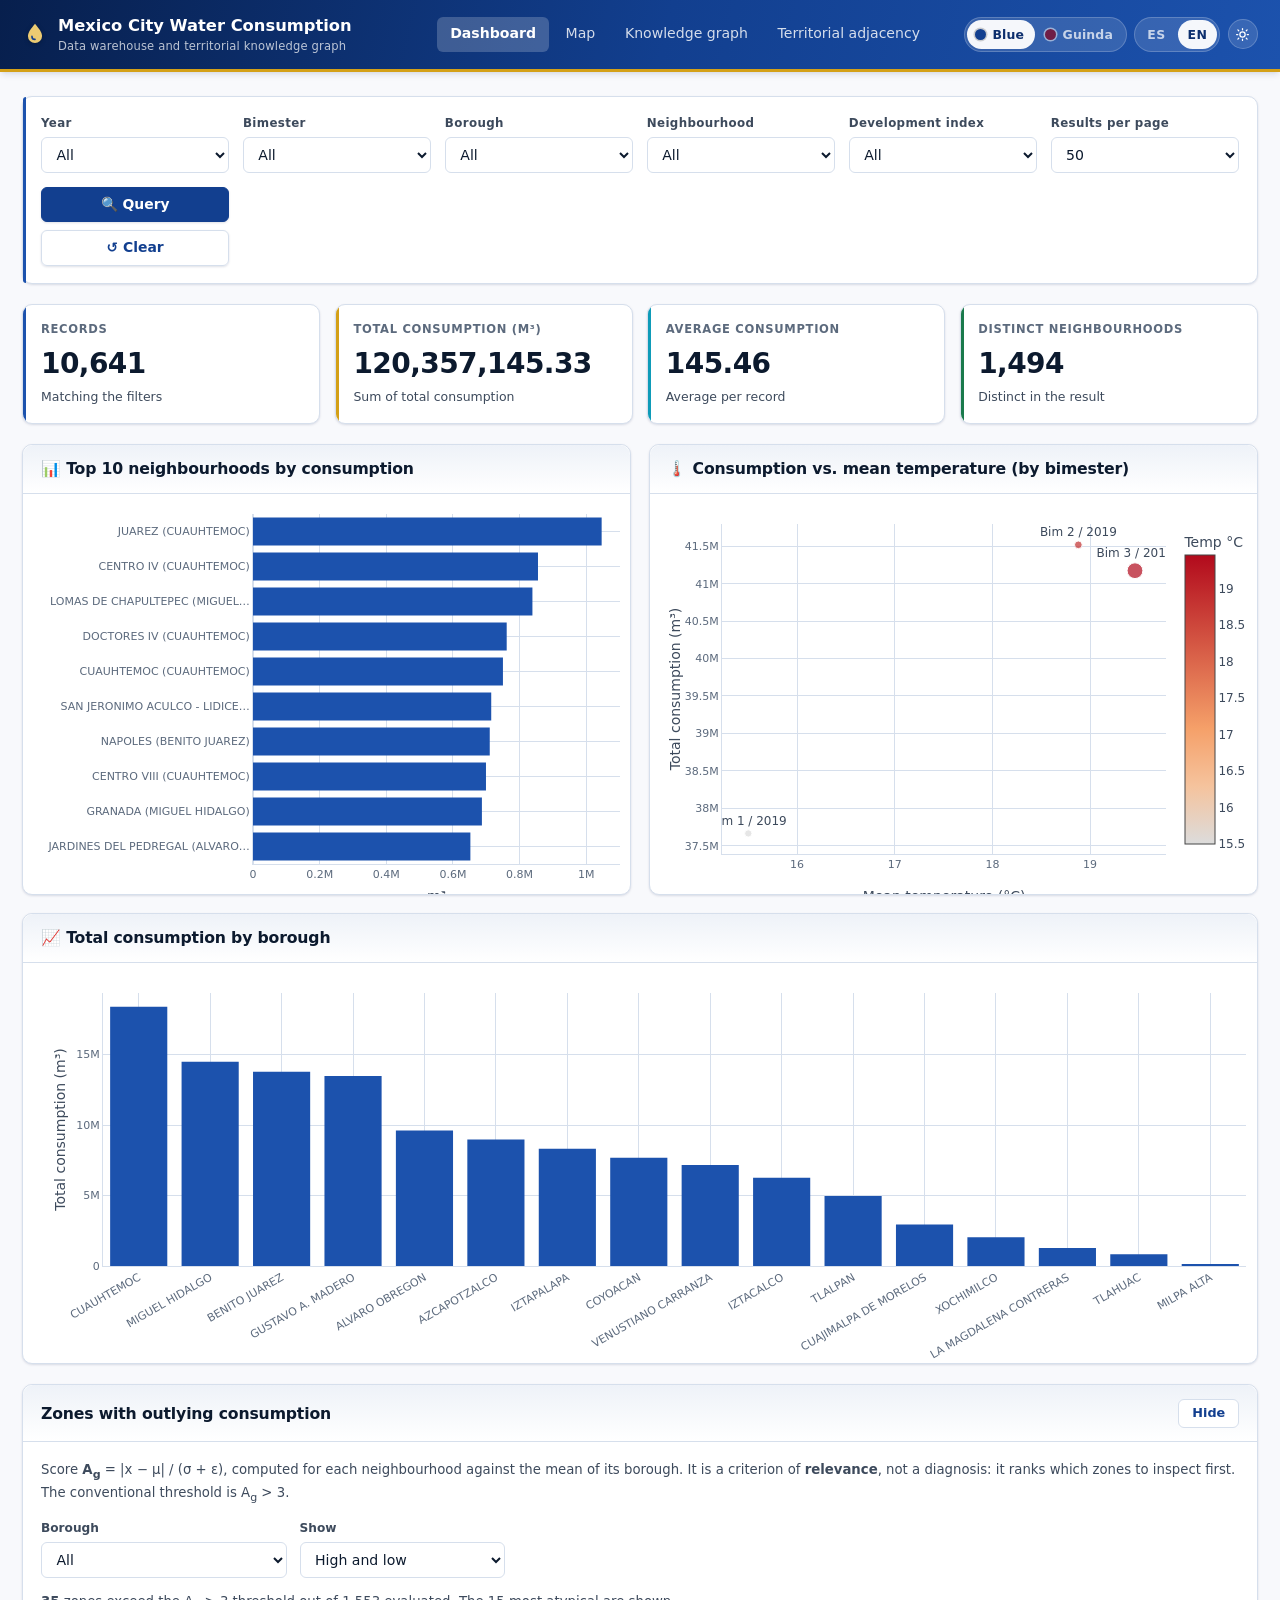
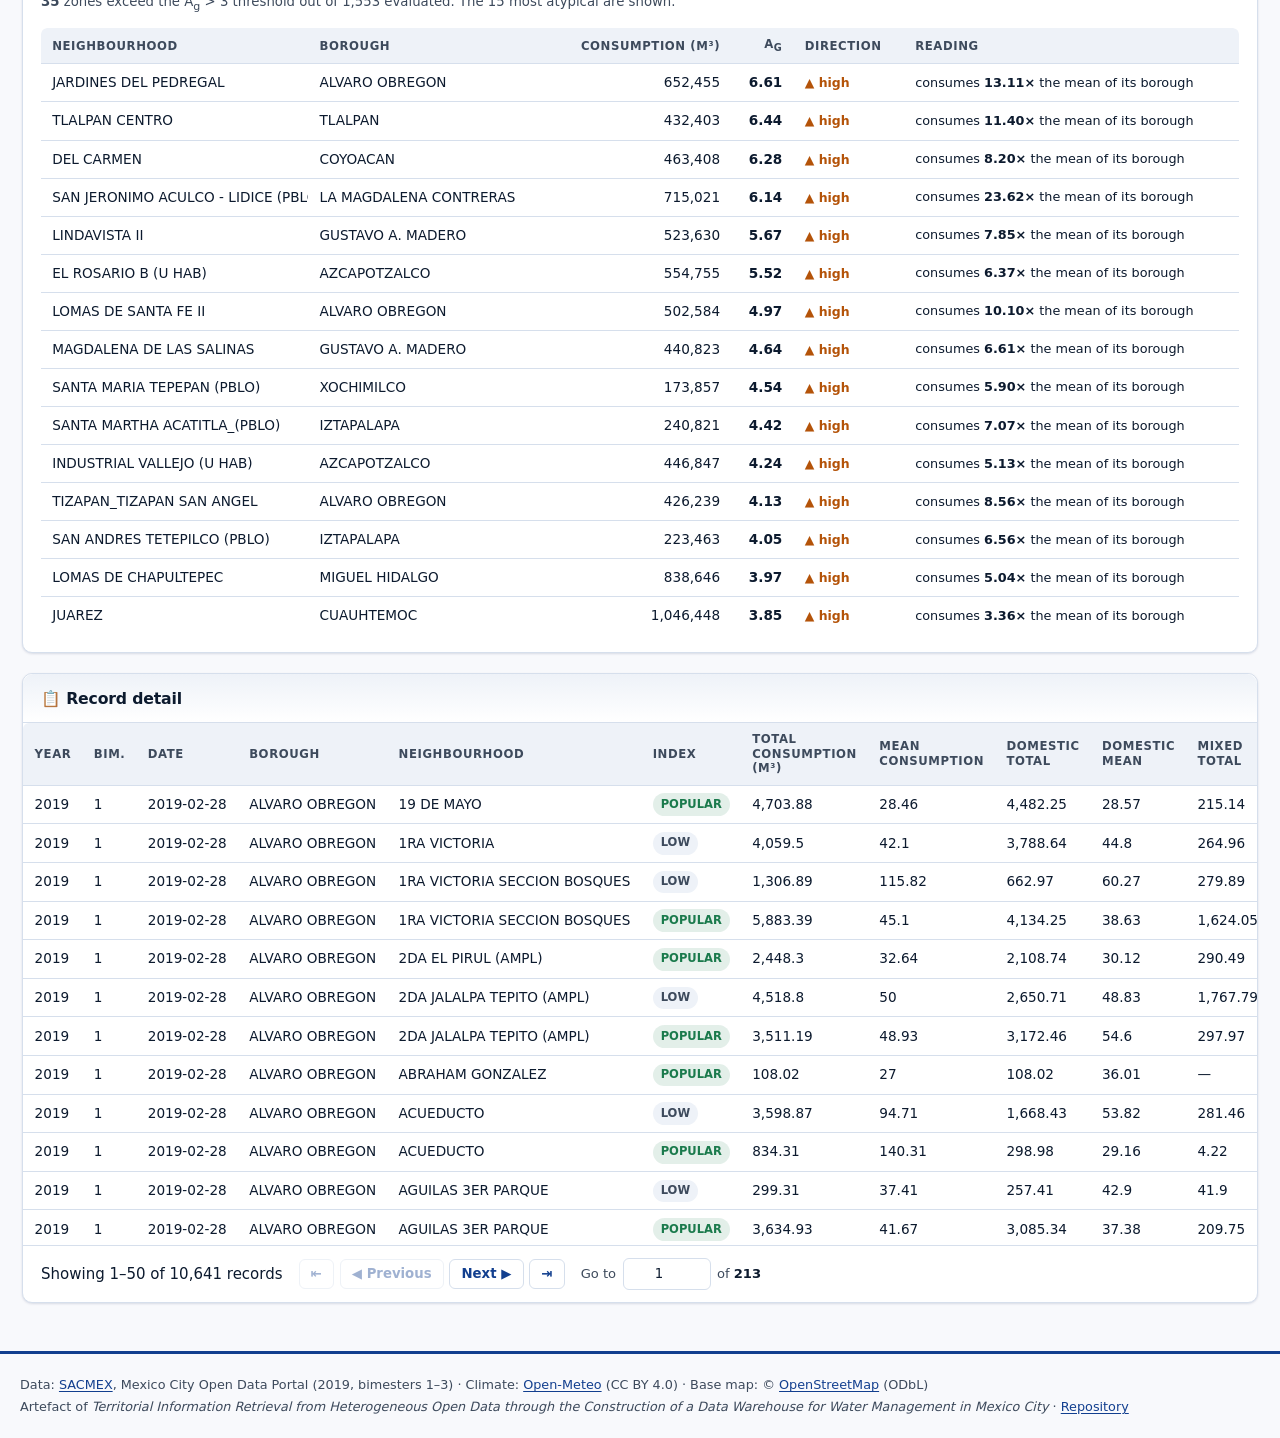
<file: index.html>
<!DOCTYPE html>
<html lang="es">
<head>
    <meta charset="UTF-8">
    <meta name="viewport" content="width=device-width, initial-scale=1.0">
    <title>Consumo de Agua CDMX - Dashboard</title>
    <script src="assets/vendor/plotly-basic-3.0.1.min.js" defer charset="utf-8"></script>
        <link rel="preload" as="fetch" href="consumo.json" crossorigin>
    <meta name="description" content="Almacen de datos y grafo de conocimiento del consumo de agua en la Ciudad de Mexico, construido con datos abiertos de SACMEX. Consulta por alcaldia y colonia, mapa coropletico y SPARQL en el navegador.">
    <!-- sistema de diseño compartido: inicio -->
    <link rel="stylesheet" href="assets/estilo.css">
    <link rel="stylesheet" href="assets/paginas.css">
    <script src="assets/i18n.js"></script>
    <script src="assets/tema-graficas.js" defer></script>
    <!-- sistema de diseño compartido: fin -->
</head>
<body>
<header data-barra></header>
    <div class="app-container" role="main">
        <div class="header">
            <h1 data-i18n="idx.h1">💧 Consumo de Agua en CDMX</h1>
            <nav class="nav">
                <a href="mapa.html" data-i18n="nav.mapa">🗺️ Mapa</a>

                <a href="grafo.html" data-i18n="nav.grafo">&#128279; Grafo de conocimiento</a>

                <a href="vecindad.html" data-i18n="nav.vecindad">&#127758; Vecindad territorial</a>
            </nav>
        </div>

        <div class="filters">
            <div class="filter-group">
                <label for="fAnio" data-i18n="com.anio">Año</label>
                <select id="fAnio"><option value="" data-i18n="com.todos">Todos</option></select>
            </div>
            <div class="filter-group">
                <label for="fBimestre" data-i18n="com.bimestre">Bimestre</label>
                <select id="fBimestre"><option value="" data-i18n="com.todos">Todos</option></select>
            </div>
            <div class="filter-group">
                <label for="fAlcaldia" data-i18n="com.alcaldia">Alcaldía</label>
                <select id="fAlcaldia"><option value="" data-i18n="com.todas">Todas</option></select>
            </div>
            <div class="filter-group">
                <label for="fColonia" data-i18n="com.colonia">Colonia</label>
                <select id="fColonia"><option value="" data-i18n="com.todas">Todas</option></select>
            </div>
            <div class="filter-group">
                <label for="fIndice" data-i18n="com.indice">Índice de desarrollo</label>
                <select id="fIndice"><option value="" data-i18n="com.todos">Todos</option></select>
            </div>
            <div class="filter-group">
                <label for="fLimit" data-i18n="idx.porPagina">Resultados por página</label>
                <select id="fLimit">
                    <option>25</option>
                    <option selected>50</option>
                    <option>100</option>
                    <option>250</option>
                </select>
            </div>
            <div class="actions">
                <button class="btn btn-primary" onclick="cargarDatos()" data-i18n="com.consultar">🔍 Consultar</button>
                <button class="btn btn-secondary" onclick="limpiarFiltros()" data-i18n="com.limpiar">↺ Limpiar</button>
            </div>
        </div>

        <div id="status" class="status"></div>

        <div class="kpis">
            <div class="kpi">
                <div class="label" data-i18n="idx.kpi.registros">Registros</div>
                <div class="value" id="kpiRegistros">—</div>
                <div class="sub" data-i18n="idx.kpi.registrosSub">Coincidencias con los filtros</div>
            </div>
            <div class="kpi">
                <div class="label" data-i18n="idx.kpi.total">Consumo total (m³)</div>
                <div class="value" id="kpiTotal">—</div>
                <div class="sub" data-i18n="idx.kpi.totalSub">Suma del consumo total</div>
            </div>
            <div class="kpi">
                <div class="label" data-i18n="idx.kpi.promedio">Consumo promedio</div>
                <div class="value" id="kpiPromedio">—</div>
                <div class="sub" data-i18n="idx.kpi.promedioSub">Promedio por registro</div>
            </div>
            <div class="kpi">
                <div class="label" data-i18n="idx.kpi.colonias">Colonias únicas</div>
                <div class="value" id="kpiColonias">—</div>
                <div class="sub" data-i18n="idx.kpi.coloniasSub">Distintas en el resultado</div>
            </div>
        </div>

        <div class="panels">
            <div class="panel">
                <h3 data-i18n="idx.panel.top">📊 Top 10 colonias con mayor consumo</h3>
                <div id="chartTop" class="chart"></div>
            </div>
            <div class="panel">
                <h3 data-i18n="idx.panel.corr">🌡️ Correlación consumo vs. temperatura promedio (por bimestre)</h3>
                <div id="chartCorr" class="chart"></div>
            </div>
            <div class="panel" style="grid-column: 1 / -1;">
                <h3 data-i18n="idx.panel.alcaldia">📈 Consumo total por alcaldía</h3>
                <div id="chartAlcaldia" class="chart"></div>
            </div>
        </div>

        <div class="data-section">
            <h3 data-i18n="idx.panel.tabla">📋 Detalle de registros</h3>
            <div class="table-wrap">
                <table id="tabla">
                    <thead>
                        <tr>
                            <th data-i18n="idx.th.anio">Año</th><th data-i18n="idx.th.bim">Bim.</th><th data-i18n="idx.th.fecha">Fecha</th>
                            <th data-i18n="idx.th.alcaldia">Alcaldía</th><th data-i18n="idx.th.colonia">Colonia</th><th data-i18n="idx.th.indice">Índice</th>
                            <th data-i18n="idx.th.total">Consumo total (m³)</th><th data-i18n="idx.th.prom">Consumo prom.</th>
                            <th data-i18n="idx.th.domTotal">Doméstico total</th><th data-i18n="idx.th.domProm">Doméstico prom.</th>
                            <th data-i18n="idx.th.mixtoTotal">Mixto total</th><th data-i18n="idx.th.noDomTotal">No dom. total</th>
                        </tr>
                    </thead>
                    <tbody id="tablaBody"></tbody>
                </table>
            </div>
            <div class="pagination">
                <span id="pagInfo">—</span>
                <div class="pages">
                    <button id="btnPrev" onclick="cambiarPagina(-1)" data-i18n="idx.pag.anterior">◀ Anterior</button>
                    <button id="btnNext" onclick="cambiarPagina(1)" data-i18n="idx.pag.siguiente">Siguiente ▶</button>
                </div>
            </div>
        </div>
    </div>

    <script>
        const DATOS_URL = "consumo.json";
        const T = (k, v) => I18N.t(k, v);
        const fmt = n => n == null ? '—' : Number(n).toLocaleString(I18N.locale(), { maximumFractionDigits: 2 });
        const fmtInt = n => n == null ? '—' : Number(n).toLocaleString(I18N.locale());

        let dataset = null;
        let filtradoCache = [];
        let paginaActual = 0;
        let totalRegistros = 0;

        function setStatus(msg, tipo) {
            const el = document.getElementById('status');
            el.textContent = msg;
            el.className = 'status show ' + tipo;
        }

        function hideStatus() {
            document.getElementById('status').className = 'status';
        }

        function norm(s) {
            return (s == null ? '' : String(s)).trim().toLowerCase()
                .normalize('NFD').replace(/[\u0300-\u036f]/g, '');
        }

        /* Rehace las opciones de un selector conservando lo elegido. La
           primera opción ("Todos"/"Todas") no se toca: lleva data-i18n y la
           traduce i18n.js. Los valores siguen siendo los del almacén; sólo
           cambia la etiqueta que se ve. */
        function opciones(sel, valores, etiqueta) {
            const elegido = sel.value;
            while (sel.options.length > 1) sel.remove(1);
            valores.forEach(v => sel.add(new Option(etiqueta ? etiqueta(v) : v, v)));
            sel.value = elegido;
        }

        function cargarCatalogos() {
            opciones(document.getElementById('fAnio'), dataset.anios);
            opciones(document.getElementById('fBimestre'), dataset.bimestres,
                     v => T('com.bimestreN', { n: v }));
            opciones(document.getElementById('fAlcaldia'), dataset.alcaldias);
            opciones(document.getElementById('fIndice'), dataset.indices,
                     v => I18N.indice(v));
        }

        function coloniasPara(alcaldia) {
            if (!alcaldia) return [];
            const lista = dataset.colonias_por_alcaldia[alcaldia] || [];
            return lista.slice().sort();
        }

        function opcionTodas(sel) {
            sel.innerHTML = `<option value="" data-i18n="com.todas">${T('com.todas')}</option>`;
        }

        document.getElementById('fAlcaldia').addEventListener('change', (e) => {
            const sel = document.getElementById('fColonia');
            opcionTodas(sel);
            coloniasPara(e.target.value).forEach(v => sel.add(new Option(v, v)));
        });

        function aplicarFiltros() {
            const vAnio = document.getElementById('fAnio').value;
            const vBim = document.getElementById('fBimestre').value;
            const vAlc = document.getElementById('fAlcaldia').value;
            const vCol = document.getElementById('fColonia').value;
            const vInd = document.getElementById('fIndice').value;

            return dataset.consumo_colonia.filter(r => {
                if (vAnio && String(r.anio) !== String(vAnio)) return false;
                if (vBim && String(r.bimestre) !== String(vBim)) return false;
                if (vAlc && r.alcaldia !== vAlc) return false;
                if (vCol && r.colonia !== vCol) return false;
                if (vInd && r.indice_des !== vInd) return false;
                return true;
            });
        }

        function cargarDatos() {
            setStatus(T('idx.est.cargando'), 'loading');
            try {
                filtradoCache = aplicarFiltros();
                totalRegistros = filtradoCache.length;
                const lim = parseInt(document.getElementById('fLimit').value);
                const desde = totalRegistros === 0 ? 0 : paginaActual * lim + 1;
                const hasta = Math.min((paginaActual + 1) * lim, totalRegistros);

                document.getElementById('pagInfo').textContent =
                    totalRegistros === 0
                        ? T('com.sinResultados')
                        : T('idx.pag.mostrando',
                            { desde, hasta, total: fmtInt(totalRegistros) });
                document.getElementById('btnPrev').disabled = paginaActual === 0;
                document.getElementById('btnNext').disabled = hasta >= totalRegistros;

                const tot = filtradoCache.reduce((acc, r) => acc + (r.consumo_total || 0), 0);
                const prom = filtradoCache.length
                    ? filtradoCache.reduce((acc, r) => acc + (r.consumo_prom || 0), 0) / filtradoCache.length
                    : 0;
                const colonias = new Set(filtradoCache.map(r => r.colonia).filter(Boolean));

                document.getElementById('kpiRegistros').textContent = fmtInt(totalRegistros);
                document.getElementById('kpiTotal').textContent = fmt(tot);
                document.getElementById('kpiPromedio').textContent = fmt(prom);
                document.getElementById('kpiColonias').textContent = fmtInt(colonias.size);

                const slice = filtradoCache.slice(paginaActual * lim, (paginaActual + 1) * lim);
                const tbody = document.getElementById('tablaBody');
                tbody.innerHTML = slice.map(r => `
                    <tr>
                        <td>${r.anio}</td>
                        <td>${r.bimestre}</td>
                        <td>${r.fecha || '—'}</td>
                        <td>${r.alcaldia || '—'}</td>
                        <td>${r.colonia || '—'}</td>
                        <td><span class="badge badge-${r.indice_des}">${I18N.indice(r.indice_des)}</span></td>
                        <td>${fmt(r.consumo_total)}</td>
                        <td>${fmt(r.consumo_prom)}</td>
                        <td>${fmt(r.consumo_total_dom)}</td>
                        <td>${fmt(r.consumo_prom_dom)}</td>
                        <td>${fmt(r.consumo_total_mixto)}</td>
                        <td>${fmt(r.consumo_total_no_dom)}</td>
                    </tr>
                `).join('') || `<tr><td colspan="12" style="text-align:center; padding:20px;">${T('com.sinResultados')}</td></tr>`;

                graficarTop(filtradoCache);
                graficarCorrelacion(filtradoCache);
                graficarAlcaldia(filtradoCache);

                hideStatus();
            } catch (e) {
                setStatus(T('idx.est.error', { msg: e.message }), 'error');
            }
        }

        function graficarTop(rows) {
            const agg = new Map();
            rows.forEach(r => {
                const k = r.colonia + '||' + r.alcaldia;
                agg.set(k, (agg.get(k) || 0) + (r.consumo_total || 0));
            });
            const arr = [...agg.entries()]
                .map(([k, v]) => {
                    const [colonia, alcaldia] = k.split('||');
                    return { colonia, alcaldia, total: v };
                })
                .sort((a, b) => b.total - a.total)
                .slice(0, 10);

            if (!arr.length) {
                Plotly.purge('chartTop');
                return;
            }
            const labels = arr.map(r => r.colonia + ' (' + r.alcaldia + ')');
            const values = arr.map(r => r.total);
            Plotly.newPlot('chartTop', [{
                type: 'bar',
                orientation: 'h',
                x: values.reverse(),
                y: labels.reverse(),
                /* sin color propio: lo pone el colorway del tema activo */
                hovertemplate: `<b>%{y}</b><br>${T('idx.g.consumoTotal')}: %{x:,.2f} m³<extra></extra>`,
            }], {
                margin: { l: 220, r: 20, t: 10, b: 40 },
                /* Plotly 3 ya no acepta el título de eje como cadena suelta:
                   con {title:'m³'} dibuja su marcador de posición vacío. */
                xaxis: { title: { text: T('idx.g.ejeM3') }, automargin: true },
                yaxis: { automargin: true },
            }, { displayModeBar: false, responsive: true });
        }

        function graficarCorrelacion(rows) {
            const vAnio = document.getElementById('fAnio').value;
            const corr = dataset.correlacion.filter(r => !vAnio || String(r.anio) === String(vAnio));
            const consumosPorPeriodo = new Map();
            rows.forEach(r => {
                const k = r.anio + '-' + r.bimestre;
                consumosPorPeriodo.set(k, (consumosPorPeriodo.get(k) || 0) + (r.consumo_total || 0));
            });
            const data = corr.map(c => ({
                ...c,
                total_agua: consumosPorPeriodo.get(c.anio + '-' + c.bimestre) ?? c.total_agua,
            }));
            if (!data.length) {
                Plotly.purge('chartCorr');
                return;
            }
            Plotly.newPlot('chartCorr', [{
                x: data.map(r => r.temp_promedio),
                y: data.map(r => r.total_agua),
                text: data.map(r => T('idx.g.bimAnio', { b: r.bimestre, a: r.anio })),
                customdata: data.map(r => [r.total_lluvia, r.dias_ola_calor, r.dias_frio]),
                mode: 'markers+text',
                textposition: 'top center',
                marker: {
                    size: data.map(r => Math.max((r.total_lluvia || 0) / 5, 8)),
                    sizemode: 'area',
                    sizeref: 0.3,
                    color: data.map(r => r.temp_promedio),
                    colorscale: 'Teal',
                    showscale: true,
                    colorbar: { title: { text: T('idx.g.barraTemp') } },
                },
                hovertemplate:
                    '<b>%{text}</b>' +
                    `<br>${T('idx.g.hoverTemp')}: %{x:.1f} °C` +
                    `<br>${T('idx.g.hoverAgua')}: %{y:,.0f} m³` +
                    `<br>${T('idx.g.hoverLluvia')}: %{customdata[0]:,.1f} mm` +
                    `<br>${T('idx.g.hoverCalor')}: %{customdata[1]}` +
                    `<br>${T('idx.g.hoverFrio')}: %{customdata[2]}` +
                    '<extra></extra>',
            }], {
                xaxis: { title: { text: T('idx.g.ejeTemp') }, automargin: true },
                yaxis: { title: { text: T('idx.g.ejeConsumo') }, automargin: true },
                margin: { t: 20, b: 50, l: 60, r: 20 },
            }, { displayModeBar: false, responsive: true });
        }

        function graficarAlcaldia(rows) {
            const porAlcaldia = {};
            rows.forEach(r => {
                if (!r.alcaldia) return;
                porAlcaldia[r.alcaldia] = (porAlcaldia[r.alcaldia] || 0) + (r.consumo_total || 0);
            });
            const entries = Object.entries(porAlcaldia).sort((a, b) => b[1] - a[1]);
            if (!entries.length) {
                Plotly.purge('chartAlcaldia');
                return;
            }
            Plotly.newPlot('chartAlcaldia', [{
                type: 'bar',
                x: entries.map(e => e[0]),
                y: entries.map(e => e[1]),
                /* sin color propio: lo pone el colorway del tema activo. El
                   degradado anterior variaba el tono por posición, que no
                   codifica nada; un solo color de marca dice lo mismo. */
                hovertemplate: '<b>%{x}</b><br>%{y:,.2f} m³<extra></extra>',
            }], {
                xaxis: { tickangle: -30, automargin: true },
                yaxis: { title: { text: T('idx.g.ejeConsumo') }, automargin: true },
                margin: { t: 20, b: 90, l: 70, r: 20 },
            }, { displayModeBar: false, responsive: true });
        }

        function cambiarPagina(delta) {
            paginaActual = Math.max(0, paginaActual + delta);
            cargarDatos();
        }

        function limpiarFiltros() {
            ['fAnio', 'fBimestre', 'fAlcaldia', 'fIndice'].forEach(id => document.getElementById(id).value = '');
            opcionTodas(document.getElementById('fColonia'));
            paginaActual = 0;
            cargarDatos();
        }

        async function inicializar() {
            setStatus(T('idx.est.dataset'), 'loading');
            try {
                const r = await fetch(DATOS_URL);
                if (!r.ok) throw new Error(`HTTP ${r.status}`);
                dataset = await r.json();
                cargarCatalogos();
                cargarDatos();
            } catch (e) {
                setStatus(T('idx.est.noSePudo', { url: DATOS_URL, msg: e.message }), 'error');
            }
        }

        /* Cambio de idioma: se rehace lo que genera este script, no la página.
           Los filtros se leen del propio marcado y la página actual vive en
           paginaActual, así que ambos sobreviven; cargarDatos() vuelve a
           dibujar tabla, KPIs, paginación y las tres gráficas ya traducidas. */
        document.addEventListener('idiomacambiado', () => {
            if (!dataset) return;
            cargarCatalogos();
            cargarDatos();
        });

        /* Plotly se carga con defer para no bloquear el primer pintado, así
           que se ejecuta al terminar el análisis. consumo.json viene
           precargado y resuelve en unos milisegundos, de modo que la carrera
           la ganaba el fetch y graficar*() lanzaba «Plotly is not defined»:
           salían la tabla y los KPI, pero ninguna gráfica. DOMContentLoaded
           ocurre después de los scripts diferidos, así que ordena las dos. */
        if (document.readyState === 'loading') {
            document.addEventListener('DOMContentLoaded', inicializar);
        } else {
            inicializar();
        }
    </script>
<footer data-pie></footer>
<script src="assets/nav.js"></script>
<script src="assets/paginacion.js"></script>
<script src="assets/atipicos.js"></script>
</body>
</html>
</file>
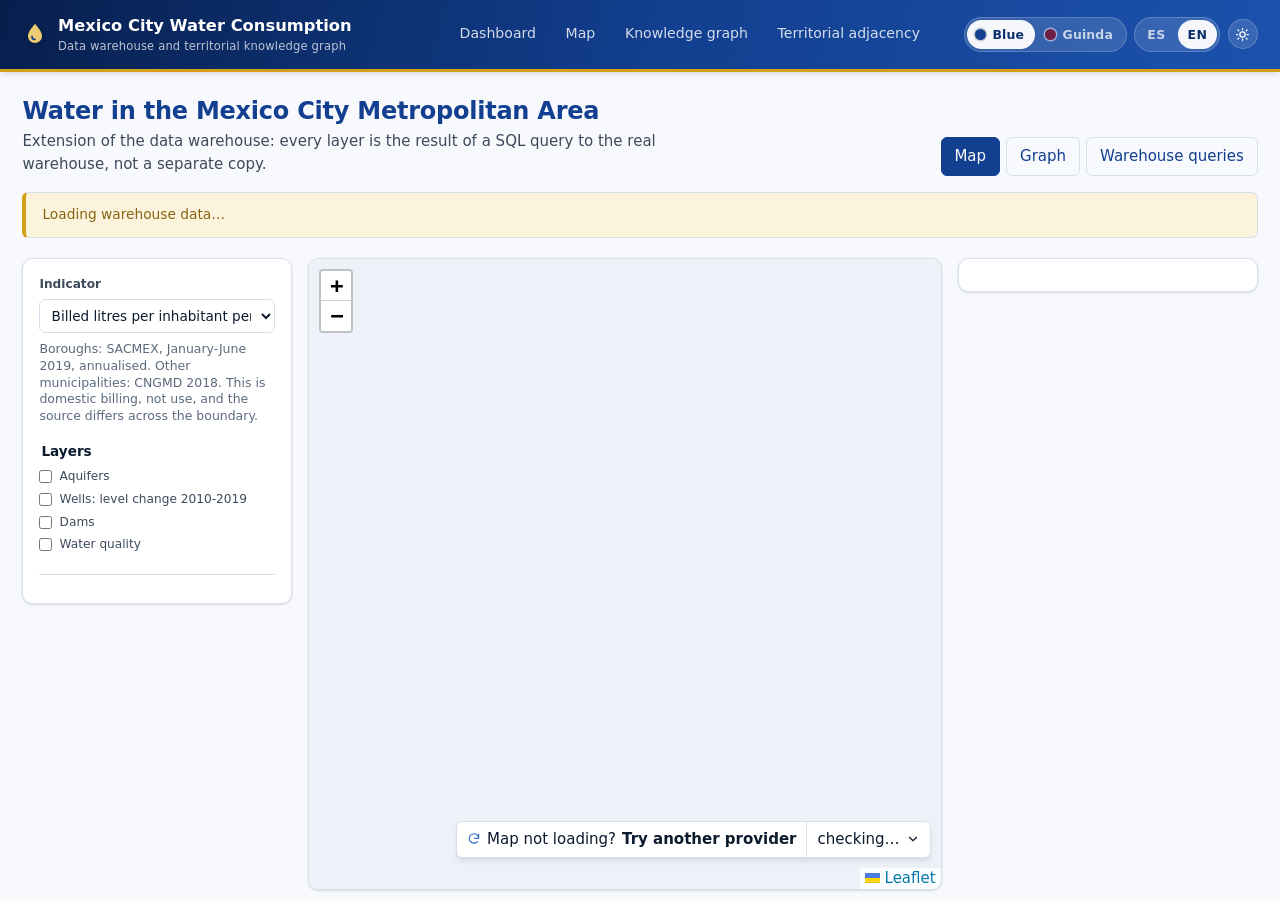
<file: ijcopi/index.html>
<!DOCTYPE html>
<html lang="es">
<head>
    <meta charset="UTF-8">
    <meta http-equiv="refresh" content="0; url=mapa-zm.html">
    <title>Agua en la ZM de Ciudad de México</title>
</head>
<body>
    <a href="mapa-zm.html">Mapa de la Zona Metropolitana de Ciudad de México</a>
</body>
</html>
</file>
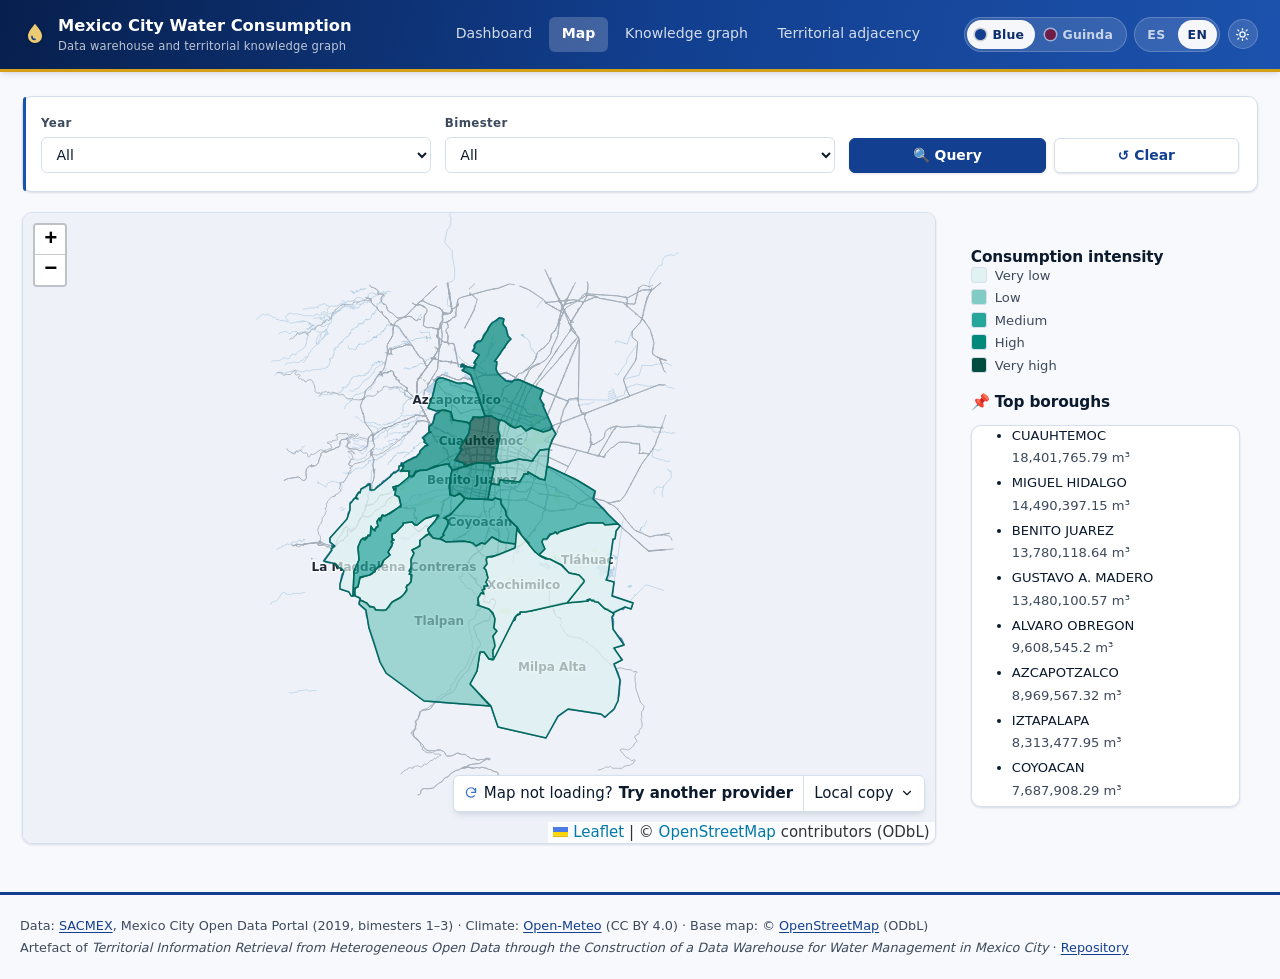
<file: mapa.html>
<!DOCTYPE html>
<html lang="es">
<head>
    <meta charset="UTF-8">
    <meta name="viewport" content="width=device-width, initial-scale=1.0">
    <title>Mapa de Consumo - CDMX</title>
    <link rel="stylesheet" href="assets/vendor/leaflet-1.9.4.css">
        <link rel="preload" as="fetch" href="consumo.json" crossorigin>
    <meta name="description" content="Almacen de datos y grafo de conocimiento del consumo de agua en la Ciudad de Mexico, construido con datos abiertos de SACMEX. Consulta por alcaldia y colonia, mapa coropletico y SPARQL en el navegador.">
    <!-- sistema de diseño compartido: inicio -->
    <link rel="stylesheet" href="assets/estilo.css">
    <link rel="stylesheet" href="assets/paginas.css">
    <script src="assets/i18n.js"></script>
    <!-- sistema de diseño compartido: fin -->
</head>
<body>
<header data-barra></header>
    <div class="app-container" role="main">
        <div class="header">
            <h1 data-i18n="map.h1">🗺️ Mapa de consumo — CDMX</h1>
            <nav class="nav">
                <a href="index.html" data-i18n="nav.index">📊 Dashboard</a>

                <a href="grafo.html" data-i18n="nav.grafo">&#128279; Grafo de conocimiento</a>

                <a href="vecindad.html" data-i18n="nav.vecindad">&#127758; Vecindad territorial</a>
            </nav>
        </div>

        <div class="filters">
            <div class="filter-group">
                <label for="fAnio" data-i18n="com.anio">Año</label>
                <select id="fAnio"><option value="" data-i18n="com.todos">Todos</option></select>
            </div>
            <div class="filter-group">
                <label for="fBimestre" data-i18n="com.bimestre">Bimestre</label>
                <select id="fBimestre"><option value="" data-i18n="com.todos">Todos</option></select>
            </div>
            <div class="actions">
                <button class="btn btn-primary" onclick="aplicarFiltros()" data-i18n="com.consultar">🔍 Consultar</button>
                <button class="btn btn-secondary" onclick="limpiarFiltros()" data-i18n="com.limpiar">↺ Limpiar</button>
            </div>
        </div>

        <div id="status" class="status"></div>

        <div id="selectionBar" class="selection-bar">
            <div>
                <span class="label" data-i18n="map.selAlcaldia">Alcaldía seleccionada:</span>
                <span class="name" id="selectionName">—</span>
            </div>
            <button onclick="limpiarSeleccion()" data-i18n="map.limpiarSel">✕ Limpiar selección</button>
        </div>

        <div class="layout">
            <div class="map-wrap">
                <div id="map"></div>
            </div>
            <aside class="legend">
                <div id="detailPanel" class="detail-panel" style="display:none;">
                    <div class="detail-title" data-i18n="map.detalle">💧 Datos de agua</div>
                    <div class="detail-name" id="detailName">—</div>
                    <div class="detail-grid">
                        <div class="detail-cell"><div class="k" data-i18n="map.d.total">Consumo total</div><div class="v" id="detailTotal">—</div></div>
                        <div class="detail-cell"><div class="k" data-i18n="map.d.prom">Consumo prom.</div><div class="v" id="detailProm">—</div></div>
                        <div class="detail-cell"><div class="k" data-i18n="map.d.dom">🏠 Doméstico</div><div class="v" id="detailDom">—</div></div>
                        <div class="detail-cell"><div class="k" data-i18n="map.d.noDom">🏢 No doméstico</div><div class="v" id="detailNoDom">—</div></div>
                        <div class="detail-cell"><div class="k" data-i18n="map.d.mixto">🏬 Mixto</div><div class="v" id="detailMixto">—</div></div>
                        <div class="detail-cell"><div class="k" data-i18n="map.d.promDom">Prom. dom.</div><div class="v" id="detailPromDom">—</div></div>
                        <div class="detail-cell"><div class="k" data-i18n="map.d.colonias">Colonias</div><div class="v" id="detailColonias">—</div></div>
                        <div class="detail-cell"><div class="k" data-i18n="map.d.registros">Registros</div><div class="v" id="detailRegistros">—</div></div>
                    </div>
                </div>

                <h3 style="margin-top:18px;" data-i18n="map.leyenda">Intensidad de consumo</h3>
                <div class="legend-row"><span class="legend-swatch" style="background:#e0f2f1;"></span> <span data-i18n="map.ly.muyBajo">Muy bajo</span></div>
                <div class="legend-row"><span class="legend-swatch" style="background:#80cbc4;"></span> <span data-i18n="map.ly.bajo">Bajo</span></div>
                <div class="legend-row"><span class="legend-swatch" style="background:#26a69a;"></span> <span data-i18n="map.ly.medio">Medio</span></div>
                <div class="legend-row"><span class="legend-swatch" style="background:#00897b;"></span> <span data-i18n="map.ly.alto">Alto</span></div>
                <div class="legend-row"><span class="legend-swatch" style="background:#004d40;"></span> <span data-i18n="map.ly.muyAlto">Muy alto</span></div>

                <h3 style="margin-top:18px;" data-i18n="map.top">📌 Top alcaldías</h3>
                <ul id="topList" class="top-list"></ul>
            </aside>
        </div>
    </div>

    <script src="assets/vendor/leaflet-1.9.4.js" defer></script>
    <script src="assets/mapa-teselas.js" defer></script>
    <script>
        const GEOJSON_URL = "alcaldias.geojson";
        const DATOS_URL = "consumo.json";
        const T = (k, v) => I18N.t(k, v);
        const fmt = n => n == null ? '—' : Number(n).toLocaleString(I18N.locale(), { maximumFractionDigits: 2 });
        const fmtInt = n => n == null ? '—' : Number(n).toLocaleString(I18N.locale());

        const CDMX_CENTER = [19.4326, -99.1332];
        const CDMX_ZOOM = 11;

        let map;
        let geoJsonLayer = null;
        let alcaldiasGeoJson = null;
        let alcaldiaSeleccionada = null;
        let layersByAlcaldia = new Map();
        let ultimoResultado = [];
        let dataset = { consumo_colonia: [], anios: [], bimestres: [], colonias_por_alcaldia: {} };

        function initMap() {
            map = L.map('map').setView(CDMX_CENTER, CDMX_ZOOM);
            /* El mapa base lo pone assets/mapa-teselas.js: prueba y vigila
               varios proveedores y, si ninguno responde, dibuja la copia
               local. Si ese script faltara, queda la capa de siempre. */
            try {
                MapaTeselas.montar(map, { maxZoom: 19 });
            } catch (e) {
                console.error(e);
                L.tileLayer('https://tile.openstreetmap.org/{z}/{x}/{y}.png', {
                    maxZoom: 19,
                    attribution: '&copy; <a href="https://www.openstreetmap.org/copyright">OpenStreetMap</a>'
                }).addTo(map);
            }
            map.on('click', (e) => {
                if (e.originalEvent.target.closest('.leaflet-interactive')) return;
                if (alcaldiaSeleccionada) limpiarSeleccion();
            });
        }

        function setStatus(msg, tipo) {
            const el = document.getElementById('status');
            el.textContent = msg;
            el.className = 'status show ' + tipo;
        }

        function hideStatus() {
            document.getElementById('status').className = 'status';
        }

        function norm(s) {
            return (s == null ? '' : String(s)).trim().toLowerCase()
                .normalize('NFD').replace(/[\u0300-\u036f]/g, '');
        }

        function getNombreAlcaldia(props) {
            if (!props) return '';
            return props.NOMGEO || props.nomgeo ||
                   props.nom_mun || props.NOM_MUN || props.alcaldia ||
                   props.ALCALDIA || props.municipio || props.MUNICIPIO ||
                   props.name || props.NAME || props.nombre || '';
        }

        function getColorChoropleth(t) {
            if (t == null || isNaN(t)) return '#cfd8dc';
            if (t < 0.2) return '#e0f2f1';
            if (t < 0.4) return '#80cbc4';
            if (t < 0.6) return '#26a69a';
            if (t < 0.8) return '#00897b';
            return '#004d40';
        }

        function estiloPoligonoNormal(consumo, min, max) {
            const range = max - min || 1;
            const t = consumo != null ? (consumo - min) / range : null;
            return {
                color: '#00695c',
                weight: 1.5,
                fillColor: getColorChoropleth(t),
                fillOpacity: consumo == null ? 0.25 : 0.7,
            };
        }

        function estiloPoligonoSel() {
            return {
                color: '#ff6f00',
                weight: 3.5,
                fillColor: '#ffa726',
                fillOpacity: 0.85,
            };
        }

        function estiloPoligonoHover(consumo, min, max) {
            const range = max - min || 1;
            const t = consumo != null ? (consumo - min) / range : null;
            return {
                color: '#ff6f00',
                weight: 2.5,
                fillColor: getColorChoropleth(t),
                fillOpacity: 0.85,
            };
        }

        function filtrarFilas() {
            const anio = document.getElementById('fAnio').value;
            const bim = document.getElementById('fBimestre').value;
            return dataset.consumo_colonia.filter(f => {
                if (anio && String(f.anio) !== String(anio)) return false;
                if (bim && String(f.bimestre) !== String(bim)) return false;
                return true;
            });
        }

        function agregarPorAlcaldia(filas) {
            const agg = new Map();
            filas.forEach(f => {
                const k = f.alcaldia;
                const cur = agg.get(k) || {
                    alcaldia: k,
                    consumo_total: 0,
                    consumo_total_dom: 0,
                    consumo_total_no_dom: 0,
                    consumo_total_mixto: 0,
                    consumo_prom: 0,
                    consumo_prom_dom: 0,
                    consumo_prom_mixto: 0,
                    consumo_prom_no_dom: 0,
                    num_colonias: 0,
                    num_registros: 0,
                    _n: 0,
                };
                cur.consumo_total += f.consumo_total || 0;
                cur.consumo_total_dom += f.consumo_total_dom || 0;
                cur.consumo_total_no_dom += f.consumo_total_no_dom || 0;
                cur.consumo_total_mixto += f.consumo_total_mixto || 0;
                cur.consumo_prom += f.consumo_prom || 0;
                cur.consumo_prom_dom += f.consumo_prom_dom || 0;
                cur.consumo_prom_mixto += f.consumo_prom_mixto || 0;
                cur.consumo_prom_no_dom += f.consumo_prom_no_dom || 0;
                cur.num_registros += 1;
                cur._n += 1;
                agg.set(k, cur);
            });

            const coloniasPorAlc = {};
            filas.forEach(f => {
                const k = f.alcaldia;
                coloniasPorAlc[k] = (coloniasPorAlc[k] || new Set());
                coloniasPorAlc[k].add(f.colonia);
            });

            const out = [];
            agg.forEach(v => {
                if (v._n > 0) {
                    v.consumo_prom = v.consumo_prom / v._n;
                    v.consumo_prom_dom = v.consumo_prom_dom / v._n;
                    v.consumo_prom_mixto = v.consumo_prom_mixto / v._n;
                    v.consumo_prom_no_dom = v.consumo_prom_no_dom / v._n;
                }
                v.num_colonias = coloniasPorAlc[v.alcaldia] ? coloniasPorAlc[v.alcaldia].size : 0;
                delete v._n;
                out.push(v);
            });
            return out.sort((a, b) => (b.consumo_total || 0) - (a.consumo_total || 0));
        }

        function renderAlcaldiasPoligonos(data) {
            if (geoJsonLayer) {
                map.removeLayer(geoJsonLayer);
                geoJsonLayer = null;
            }
            layersByAlcaldia.clear();
            if (!alcaldiasGeoJson) {
                setStatus(T('map.err.geojson'), 'error');
                return;
            }

            const dataByAlcaldia = new Map();
            data.forEach(d => { if (d.alcaldia) dataByAlcaldia.set(d.alcaldia, d); });
            const dataByNorm = new Map();
            data.forEach(d => { if (d.alcaldia) dataByNorm.set(norm(d.alcaldia), d); });

            const consumos = data.map(d => d.consumo_total || 0);
            const min = consumos.length ? Math.min(...consumos) : 0;
            const max = consumos.length ? Math.max(...consumos) : 1;

            geoJsonLayer = L.geoJSON(alcaldiasGeoJson, {
                style: (feature) => {
                    const nombre = getNombreAlcaldia(feature.properties);
                    const d = dataByAlcaldia.get(nombre) || dataByNorm.get(norm(nombre));
                    const consumo = d ? (d.consumo_total || 0) : null;
                    if (alcaldiaSeleccionada && nombre === alcaldiaSeleccionada) {
                        return estiloPoligonoSel();
                    }
                    return estiloPoligonoNormal(consumo, min, max);
                },
                onEachFeature: (feature, layer) => {
                    const nombre = getNombreAlcaldia(feature.properties);
                    const d = dataByAlcaldia.get(nombre) || dataByNorm.get(norm(nombre));

                    layer.bindPopup(buildPopupHtml(nombre, d, true));

                    layer.on('click', (e) => {
                        L.DomEvent.stopPropagation(e);
                        seleccionarAlcaldia(nombre);
                        const datos = consultarAlcaldiaLocal(nombre);
                        const layerRef = e.target;
                        if (layerRef.getPopup()) {
                            layerRef.setPopupContent(buildPopupHtml(nombre, datos, true));
                        }
                        layerRef.openPopup(e.latlng);
                        actualizarDetalleConDatosBD(datos);
                    });

                    layer.on('mouseover', (e) => {
                        const t = e.target;
                        if (alcaldiaSeleccionada !== nombre) {
                            const dLocal = dataByAlcaldia.get(nombre) || dataByNorm.get(norm(nombre));
                            t.setStyle(estiloPoligonoHover(dLocal ? (dLocal.consumo_total || 0) : null, min, max));
                        }
                        t.bringToFront();
                    });
                    layer.on('mouseout', (e) => {
                        const t = e.target;
                        if (alcaldiaSeleccionada !== nombre && geoJsonLayer) {
                            geoJsonLayer.resetStyle(t);
                        }
                    });

                    if (nombre) layersByAlcaldia.set(nombre, layer);
                }
            }).addTo(map);

            try {
                const b = geoJsonLayer.getBounds();
                if (b.isValid()) map.fitBounds(b, { padding: [40, 40] });
            } catch (e) {}
        }

        function consultarAlcaldiaLocal(nombre) {
            const filas = filtrarFilas().filter(f => norm(f.alcaldia) === norm(nombre));
            if (!filas.length) {
                return {
                    alcaldia: nombre,
                    consumo_total: 0,
                    consumo_prom: 0,
                    consumo_total_dom: 0,
                    consumo_prom_dom: 0,
                    consumo_total_mixto: 0,
                    consumo_prom_mixto: 0,
                    consumo_total_no_dom: 0,
                    consumo_prom_no_dom: 0,
                    num_colonias: 0,
                    num_registros: 0,
                    anio_min: null,
                    anio_max: null,
                    sin_datos: true,
                };
            }
            const out = {
                alcaldia: nombre,
                consumo_total: 0,
                consumo_total_dom: 0,
                consumo_total_no_dom: 0,
                consumo_total_mixto: 0,
                consumo_prom: 0,
                consumo_prom_dom: 0,
                consumo_prom_mixto: 0,
                consumo_prom_no_dom: 0,
                num_registros: filas.length,
                num_colonias: new Set(filas.map(f => f.colonia)).size,
                anio_min: Infinity,
                anio_max: -Infinity,
            };
            filas.forEach(f => {
                out.consumo_total += f.consumo_total || 0;
                out.consumo_total_dom += f.consumo_total_dom || 0;
                out.consumo_total_no_dom += f.consumo_total_no_dom || 0;
                out.consumo_total_mixto += f.consumo_total_mixto || 0;
                out.consumo_prom += f.consumo_prom || 0;
                out.consumo_prom_dom += f.consumo_prom_dom || 0;
                out.consumo_prom_mixto += f.consumo_prom_mixto || 0;
                out.consumo_prom_no_dom += f.consumo_prom_no_dom || 0;
                if (f.anio < out.anio_min) out.anio_min = f.anio;
                if (f.anio > out.anio_max) out.anio_max = f.anio;
            });
            out.consumo_prom = out.consumo_prom / filas.length;
            out.consumo_prom_dom = out.consumo_prom_dom / filas.length;
            out.consumo_prom_mixto = out.consumo_prom_mixto / filas.length;
            out.consumo_prom_no_dom = out.consumo_prom_no_dom / filas.length;
            out.sin_datos = false;
            return out;
        }

        function actualizarDetalleConDatosBD(d) {
            if (!d) return;
            const panel = document.getElementById('detailPanel');
            panel.style.display = 'block';
            const setTxt = (id, v, unit) => {
                const el = document.getElementById(id);
                if (!el) return;
                el.textContent = v == null ? '—' : (unit ? fmt(v) + ' ' + unit : fmt(v));
            };
            document.getElementById('detailName').textContent = d.alcaldia;
            setTxt('detailTotal', d.consumo_total, 'm³');
            setTxt('detailProm', d.consumo_prom, 'm³');
            setTxt('detailDom', d.consumo_total_dom, 'm³');
            setTxt('detailNoDom', d.consumo_total_no_dom, 'm³');
            setTxt('detailMixto', d.consumo_total_mixto, 'm³');
            setTxt('detailPromDom', d.consumo_prom_dom, 'm³');
            document.getElementById('detailColonias').textContent = d.num_colonias != null ? fmtInt(d.num_colonias) : '—';
            document.getElementById('detailRegistros').textContent = d.num_registros != null ? fmtInt(d.num_registros) : '—';
        }

        function buildPopupHtml(nombre, d, esPoligono) {
            if (!d || d.sin_datos) {
                return `<div class="popup-title">💧 ${nombre}</div>
                    <div class="popup-row"><span class="k" style="color:#999;">${T('map.popup.sinDatos')}</span></div>`;
            }
            const row = (k, v, unidad = 'm³') =>
                v != null ? `<div class="popup-row"><span class="k">${k}</span><span class="v">${fmt(v)} ${unidad}</span></div>` : '';
            const rowInt = (k, v) =>
                v != null ? `<div class="popup-row"><span class="k">${k}</span><span class="v">${fmtInt(v)}</span></div>` : '';

            const desglose = (d.consumo_total_dom != null || d.consumo_total_mixto != null || d.consumo_total_no_dom != null)
                ? `<div style="margin-top:8px;padding-top:6px;border-top:1px dashed #ddd;">
                       <div class="popup-section" style="font-size:11px;font-weight:700;color:#00695c;margin-bottom:4px;letter-spacing:0.3px;">${T('map.popup.desglose')}</div>
                       ${row(T('map.d.dom'), d.consumo_total_dom)}
                       ${row(T('map.d.noDom'), d.consumo_total_no_dom)}
                       ${row(T('map.d.mixto'), d.consumo_total_mixto)}
                   </div>` : '';

            const rangoAnios = (d.anio_min != null && d.anio_max != null && d.anio_min !== Infinity)
                ? `<div style="margin-top:6px;font-size:11px;color:#888;text-align:right;">${T('map.popup.periodo',
                     { rango: d.anio_min + (d.anio_min !== d.anio_max ? '–' + d.anio_max : '') })}</div>`
                : '';

            return `<div class="popup-title">💧 ${nombre}</div>
                <div class="popup-row"><span class="k">${T('map.d.total')}</span><span class="v">${fmt(d.consumo_total)} m³</span></div>
                <div class="popup-row"><span class="k">${T('map.d.prom')}</span><span class="v">${fmt(d.consumo_prom)} m³</span></div>
                ${rowInt(T('map.d.colonias'), d.num_colonias)}
                ${rowInt(T('map.d.registros'), d.num_registros)}
                ${desglose}
                ${rangoAnios}`;
        }

        function renderMapa(data) {
            renderAlcaldiasPoligonos(data);
            renderTopList(data);
        }

        function renderTopList(data) {
            const ul = document.getElementById('topList');
            if (!ul) return;
            const top = [...data].sort((a, b) => (b.consumo_total || 0) - (a.consumo_total || 0)).slice(0, 8);
            ul.innerHTML = top.map(d => `
                <li>
                    <span class="name">${d.alcaldia}</span>
                    <span class="val">${fmt(d.consumo_total)} m³</span>
                </li>
            `).join('');
        }

        function renderDetailPanel(data) {
            const panel = document.getElementById('detailPanel');
            if (!alcaldiaSeleccionada) { panel.style.display = 'none'; return; }
            const d = data.find(x => x.alcaldia === alcaldiaSeleccionada)
                || data.find(x => norm(x.alcaldia) === norm(alcaldiaSeleccionada));
            if (!d) { panel.style.display = 'none'; return; }
            actualizarDetalleConDatosBD(d);
        }

        function aplicarEstiloSeleccion() {
            if (!geoJsonLayer) return;
            const data = ultimoResultado;
            const dataByAlcaldia = new Map();
            data.forEach(d => { if (d.alcaldia) dataByAlcaldia.set(d.alcaldia, d); });
            const dataByNorm = new Map();
            data.forEach(d => { if (d.alcaldia) dataByNorm.set(norm(d.alcaldia), d); });
            const consumos = data.map(d => d.consumo_total || 0);
            const min = consumos.length ? Math.min(...consumos) : 0;
            const max = consumos.length ? Math.max(...consumos) : 1;
            layersByAlcaldia.forEach((layer, nombre) => {
                if (alcaldiaSeleccionada === nombre) {
                    layer.setStyle(estiloPoligonoSel());
                    layer.bringToFront();
                } else {
                    const d = dataByAlcaldia.get(nombre) || dataByNorm.get(norm(nombre));
                    const consumo = d ? (d.consumo_total || 0) : null;
                    layer.setStyle(estiloPoligonoNormal(consumo, min, max));
                }
            });
        }

        function seleccionarAlcaldia(nombre) {
            alcaldiaSeleccionada = nombre;
            document.getElementById('selectionName').textContent = nombre;
            document.getElementById('selectionBar').classList.add('show');
            aplicarEstiloSeleccion();
            renderDetailPanel(ultimoResultado);
        }

        function limpiarSeleccion() {
            alcaldiaSeleccionada = null;
            document.getElementById('selectionBar').classList.remove('show');
            map.closePopup();
            aplicarEstiloSeleccion();
            renderDetailPanel(ultimoResultado);
        }

        function aplicarFiltros() {
            const filas = filtrarFilas();
            ultimoResultado = agregarPorAlcaldia(filas);
            renderMapa(ultimoResultado);
            hideStatus();
            if (alcaldiaSeleccionada) {
                renderDetailPanel(ultimoResultado);
            }
        }

        function limpiarFiltros() {
            ['fAnio', 'fBimestre'].forEach(id => document.getElementById(id).value = '');
            aplicarFiltros();
        }

        async function cargarGeojsonAlcaldias() {
            try {
                const r = await fetch(GEOJSON_URL);
                if (!r.ok) throw new Error(`HTTP ${r.status}`);
                alcaldiasGeoJson = await r.json();
            } catch (e) {
                setStatus(T('map.err.carga', { url: GEOJSON_URL, msg: e.message }), 'error');
            }
        }

        async function cargarDatos() {
            try {
                const r = await fetch(DATOS_URL);
                if (!r.ok) throw new Error(`HTTP ${r.status}`);
                dataset = await r.json();
            } catch (e) {
                setStatus(T('map.err.carga', { url: DATOS_URL, msg: e.message }), 'error');
                throw e;
            }
        }

        /* Rehace las opciones conservando lo elegido; la primera lleva
           data-i18n y la traduce i18n.js. */
        function opciones(sel, valores, etiqueta) {
            const elegido = sel.value;
            while (sel.options.length > 1) sel.remove(1);
            (valores || []).forEach(v => sel.add(new Option(etiqueta ? etiqueta(v) : v, v)));
            sel.value = elegido;
        }

        function cargarCatalogos() {
            opciones(document.getElementById('fAnio'), dataset.anios);
            opciones(document.getElementById('fBimestre'), dataset.bimestres,
                     v => T('com.bimN', { n: v }));
        }

        /* Cambio de idioma. No se vuelve a llamar a aplicarFiltros(): eso
           reconstruiría la capa GeoJSON y con ella se perderían el encuadre
           del mapa y el globo abierto. Se traduce lo que este script genera
           —globos, lista y detalle— dejando las capas donde están. */
        function repintarIdioma() {
            cargarCatalogos();
            const porNombre = new Map();
            ultimoResultado.forEach(d => { if (d.alcaldia) porNombre.set(norm(d.alcaldia), d); });
            layersByAlcaldia.forEach((layer, nombre) => {
                if (!layer.getPopup()) return;
                const d = alcaldiaSeleccionada === nombre
                    ? consultarAlcaldiaLocal(nombre)
                    : porNombre.get(norm(nombre));
                layer.setPopupContent(buildPopupHtml(nombre, d, true));
            });
            renderTopList(ultimoResultado);
            renderDetailPanel(ultimoResultado);
        }
        document.addEventListener('idiomacambiado', repintarIdioma);

        async function inicializar() {
            initMap();
            await Promise.all([cargarGeojsonAlcaldias(), cargarDatos()]);
            cargarCatalogos();
            aplicarFiltros();
        }

        /* Leaflet se carga con defer para no bloquear el primer pintado, de
           modo que aún no existe cuando el analizador llega hasta aquí:
           initMap() lanzaba «L is not defined» y el mapa no se dibujaba.
           Los scripts diferidos corren antes de DOMContentLoaded, así que
           esperar a ese evento basta. */
        if (document.readyState === 'loading') {
            document.addEventListener('DOMContentLoaded', inicializar);
        } else {
            inicializar();
        }
    </script>
<footer data-pie></footer>
<script src="assets/nav.js"></script>
<script src="assets/enlace-vecindad.js"></script>
</body>
</html>
</file>
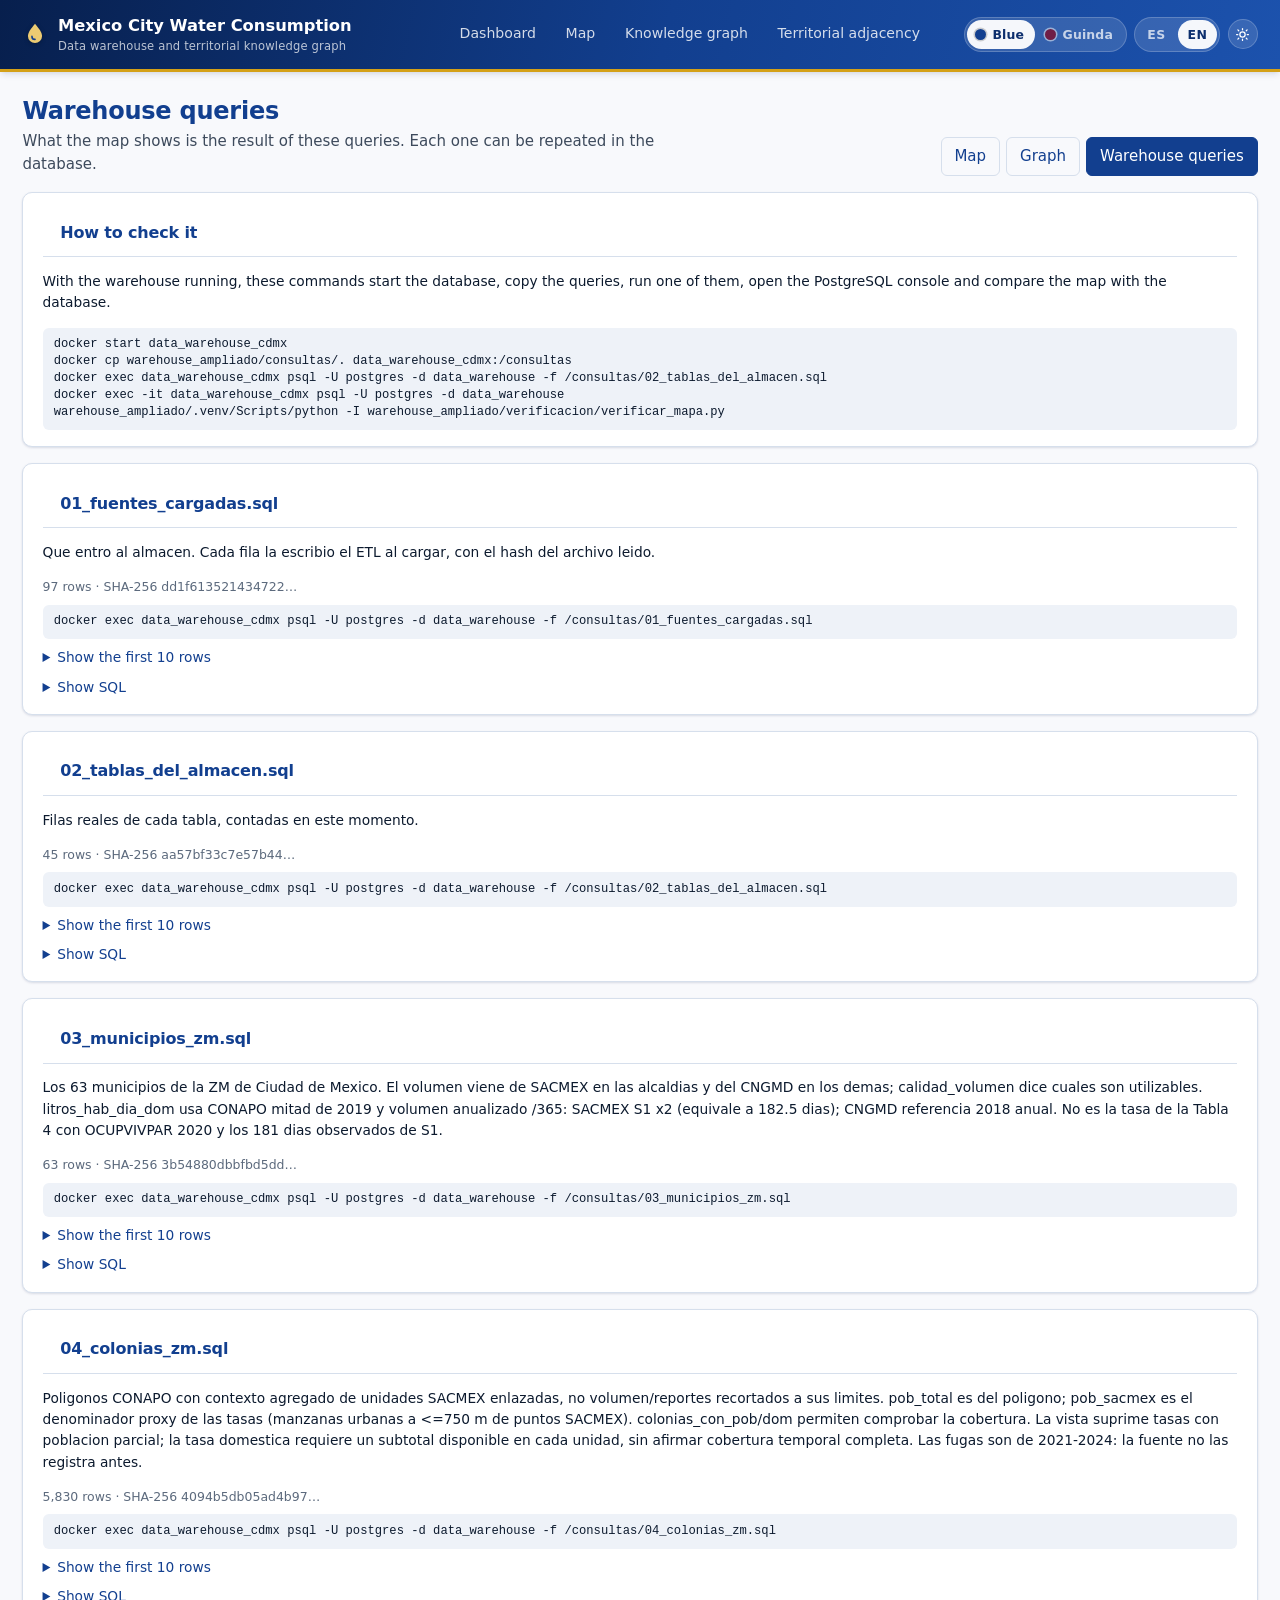
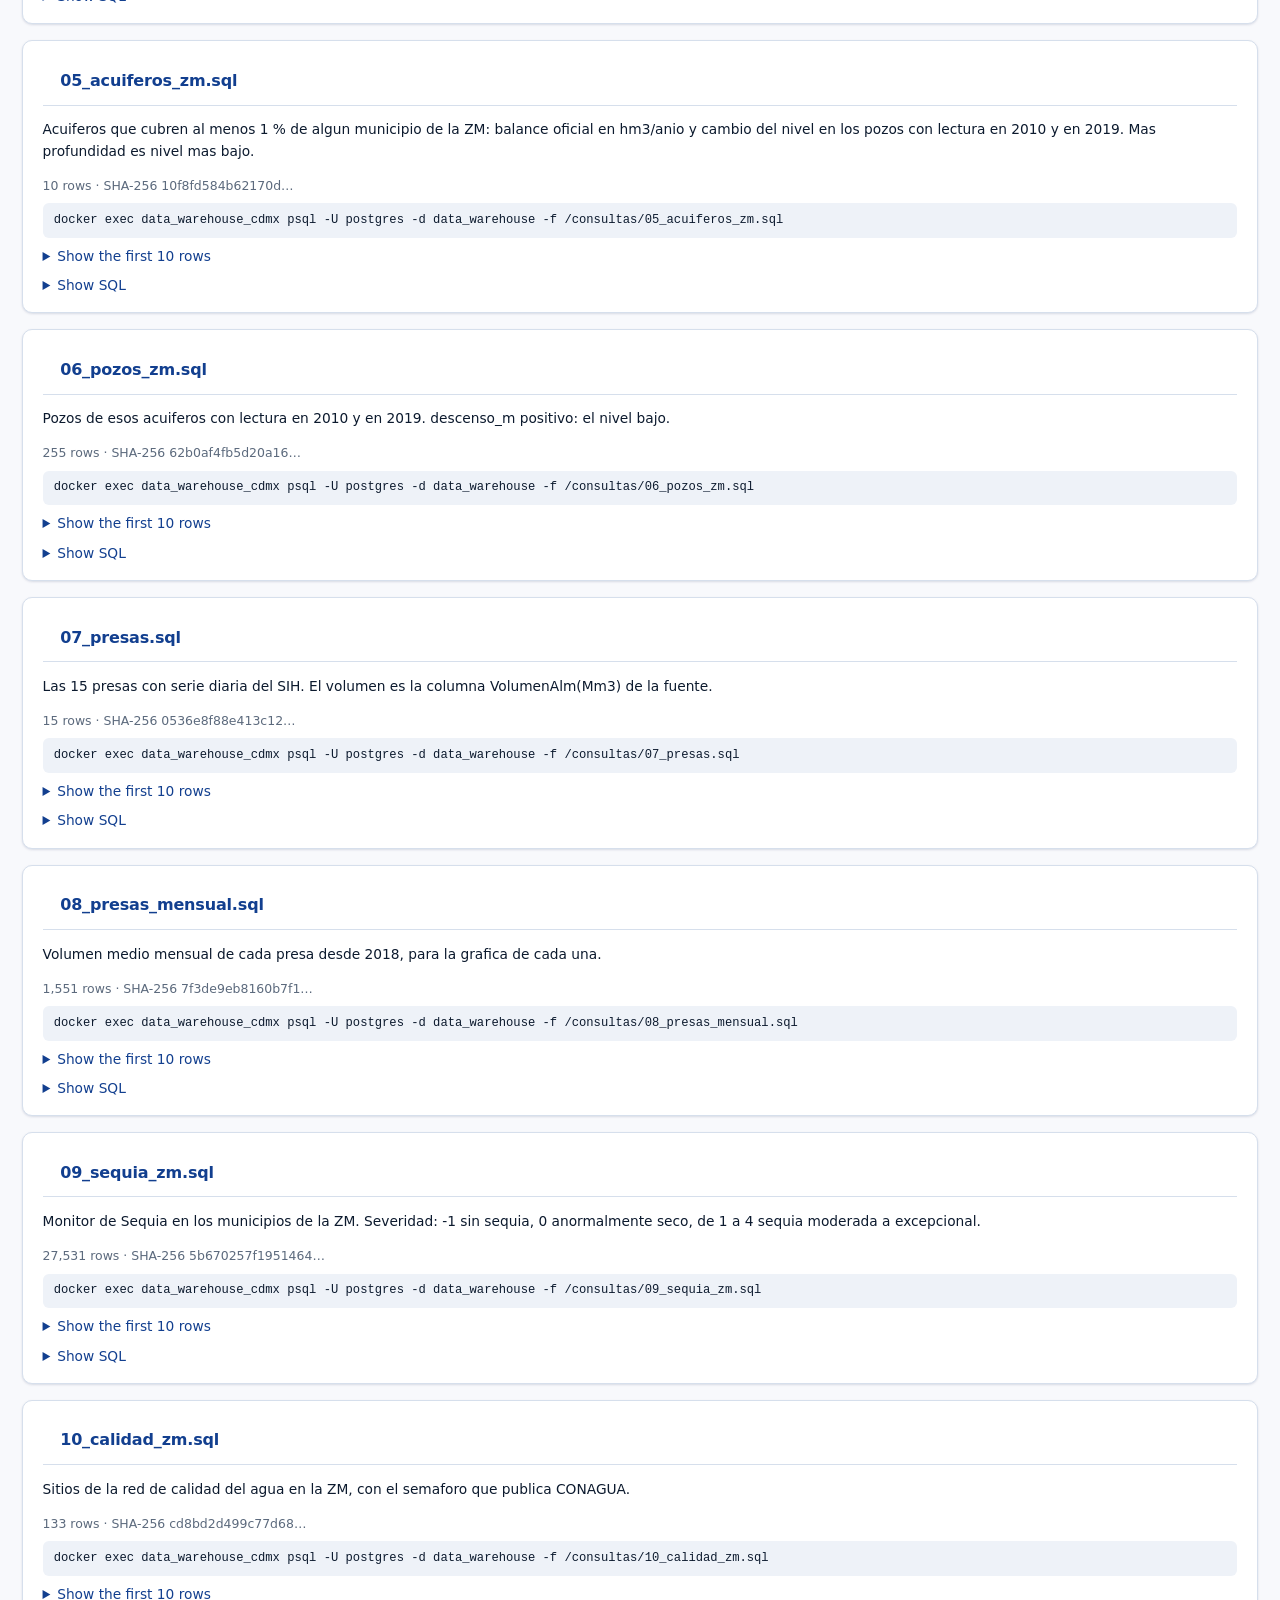
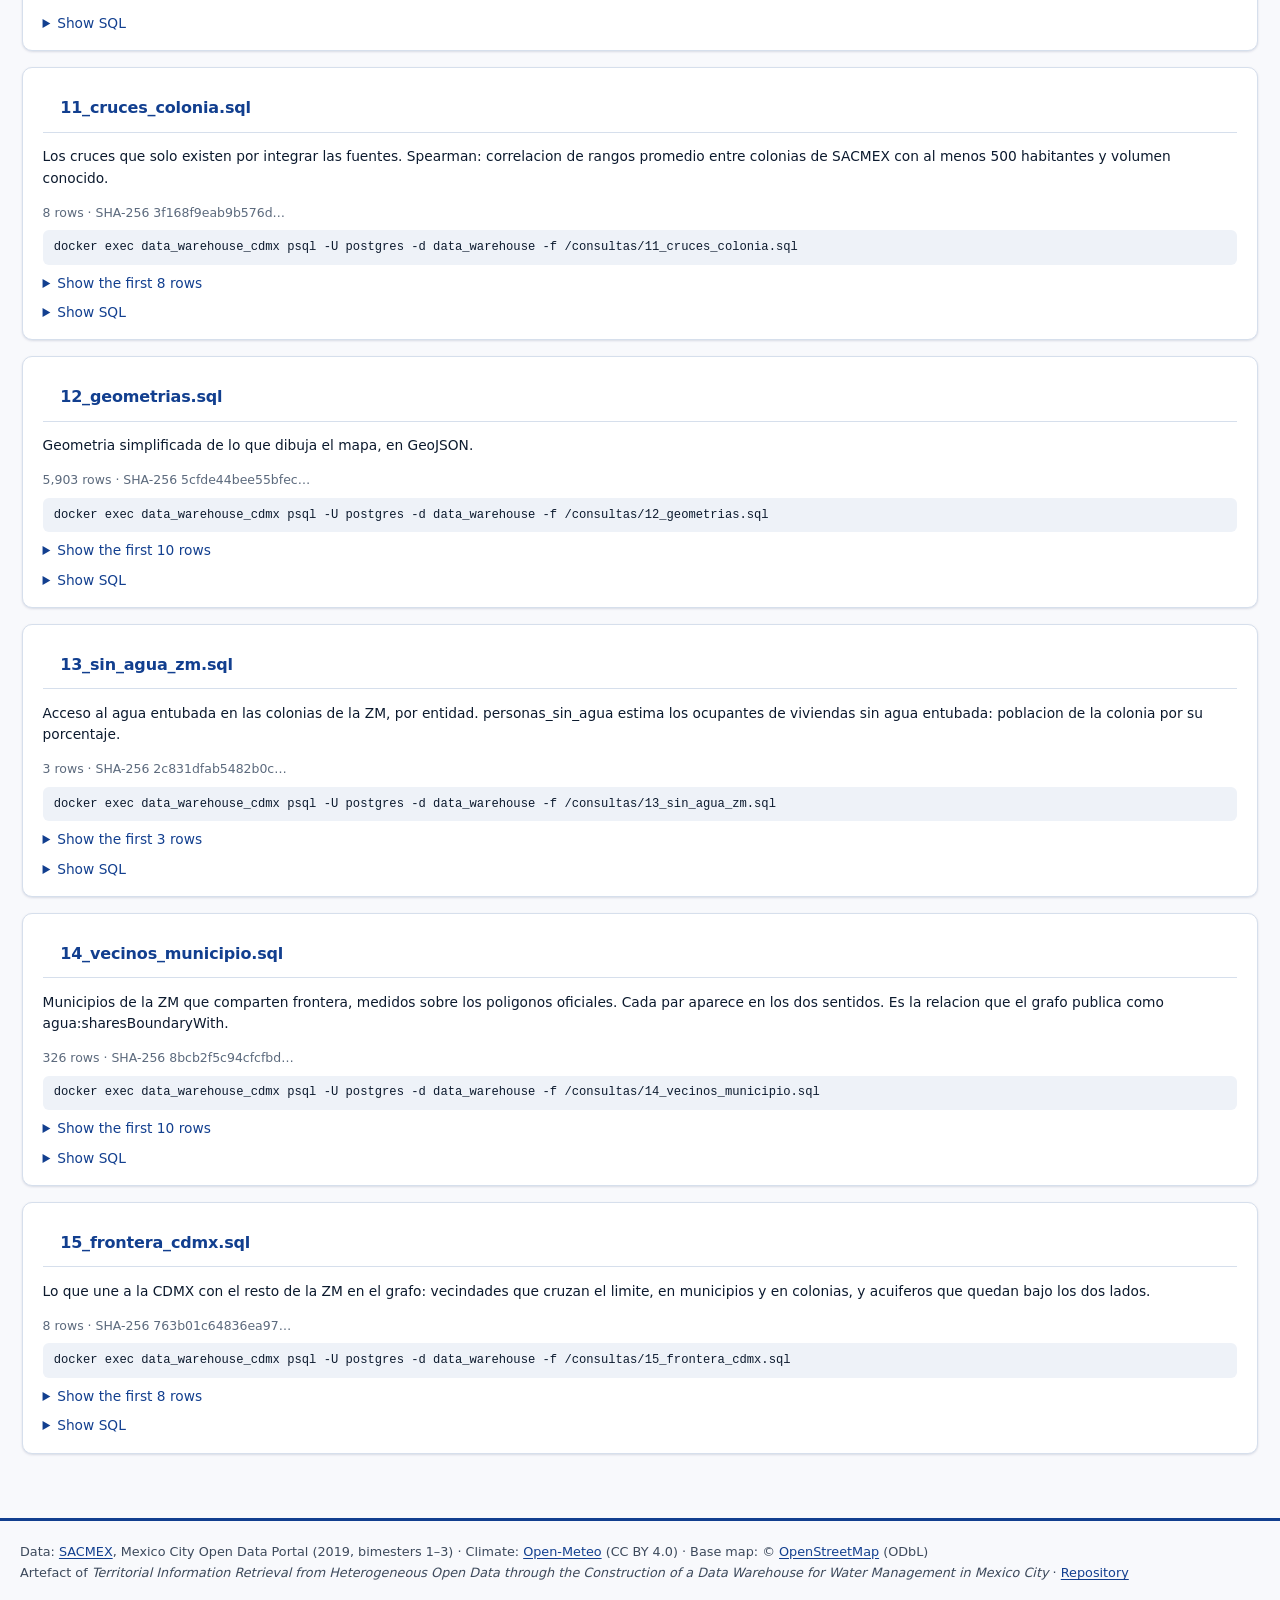
<file: ijcopi/consultas.html>
<!DOCTYPE html>
<html lang="es">
<head>
    <meta charset="UTF-8">
    <meta name="viewport" content="width=device-width, initial-scale=1.0">
    <base href="../">
    <title>Consultas al almacén de agua</title>
    <meta name="description" content="Consultas SQL al almacén de datos ampliado, con su resultado, su hash y los comandos para repetirlas en la base de datos.">
    <link rel="stylesheet" href="assets/estilo.css">
    <link rel="stylesheet" href="assets/paginas.css">
    <link rel="stylesheet" href="ijcopi/zm.css">
    <script src="assets/i18n.js"></script>
</head>
<body>
<header data-barra></header>
<div class="app-container" role="main">
    <div class="zm-cabecera">
        <div>
            <h1 data-t="titulo"></h1>
            <p data-t="lema"></p>
        </div>
        <nav class="zm-nav" aria-label="Versión extendida">
            <a href="ijcopi/mapa-zm.html" data-t="nav.mapa"></a>
            <a href="ijcopi/grafo-zm.html" data-t="nav.grafo"></a>
            <a href="ijcopi/consultas.html" aria-current="page" data-t="nav.consultas"></a>
        </nav>
    </div>

    <section class="panel zm-card">
        <h2 data-t="pasos"></h2>
        <p data-t="pasos.t"></p>
        <pre class="zm-pre">docker start data_warehouse_cdmx
docker cp warehouse_ampliado/consultas/. data_warehouse_cdmx:/consultas
docker exec data_warehouse_cdmx psql -U postgres -d data_warehouse -f /consultas/02_tablas_del_almacen.sql
docker exec -it data_warehouse_cdmx psql -U postgres -d data_warehouse
warehouse_ampliado/.venv/Scripts/python -I warehouse_ampliado/verificacion/verificar_mapa.py</pre>
    </section>

    <div id="lista"></div>
</div>
<footer data-pie></footer>
<script src="assets/nav.js"></script>
<script src="ijcopi/consultas.js"></script>
</body>
</html>
</file>
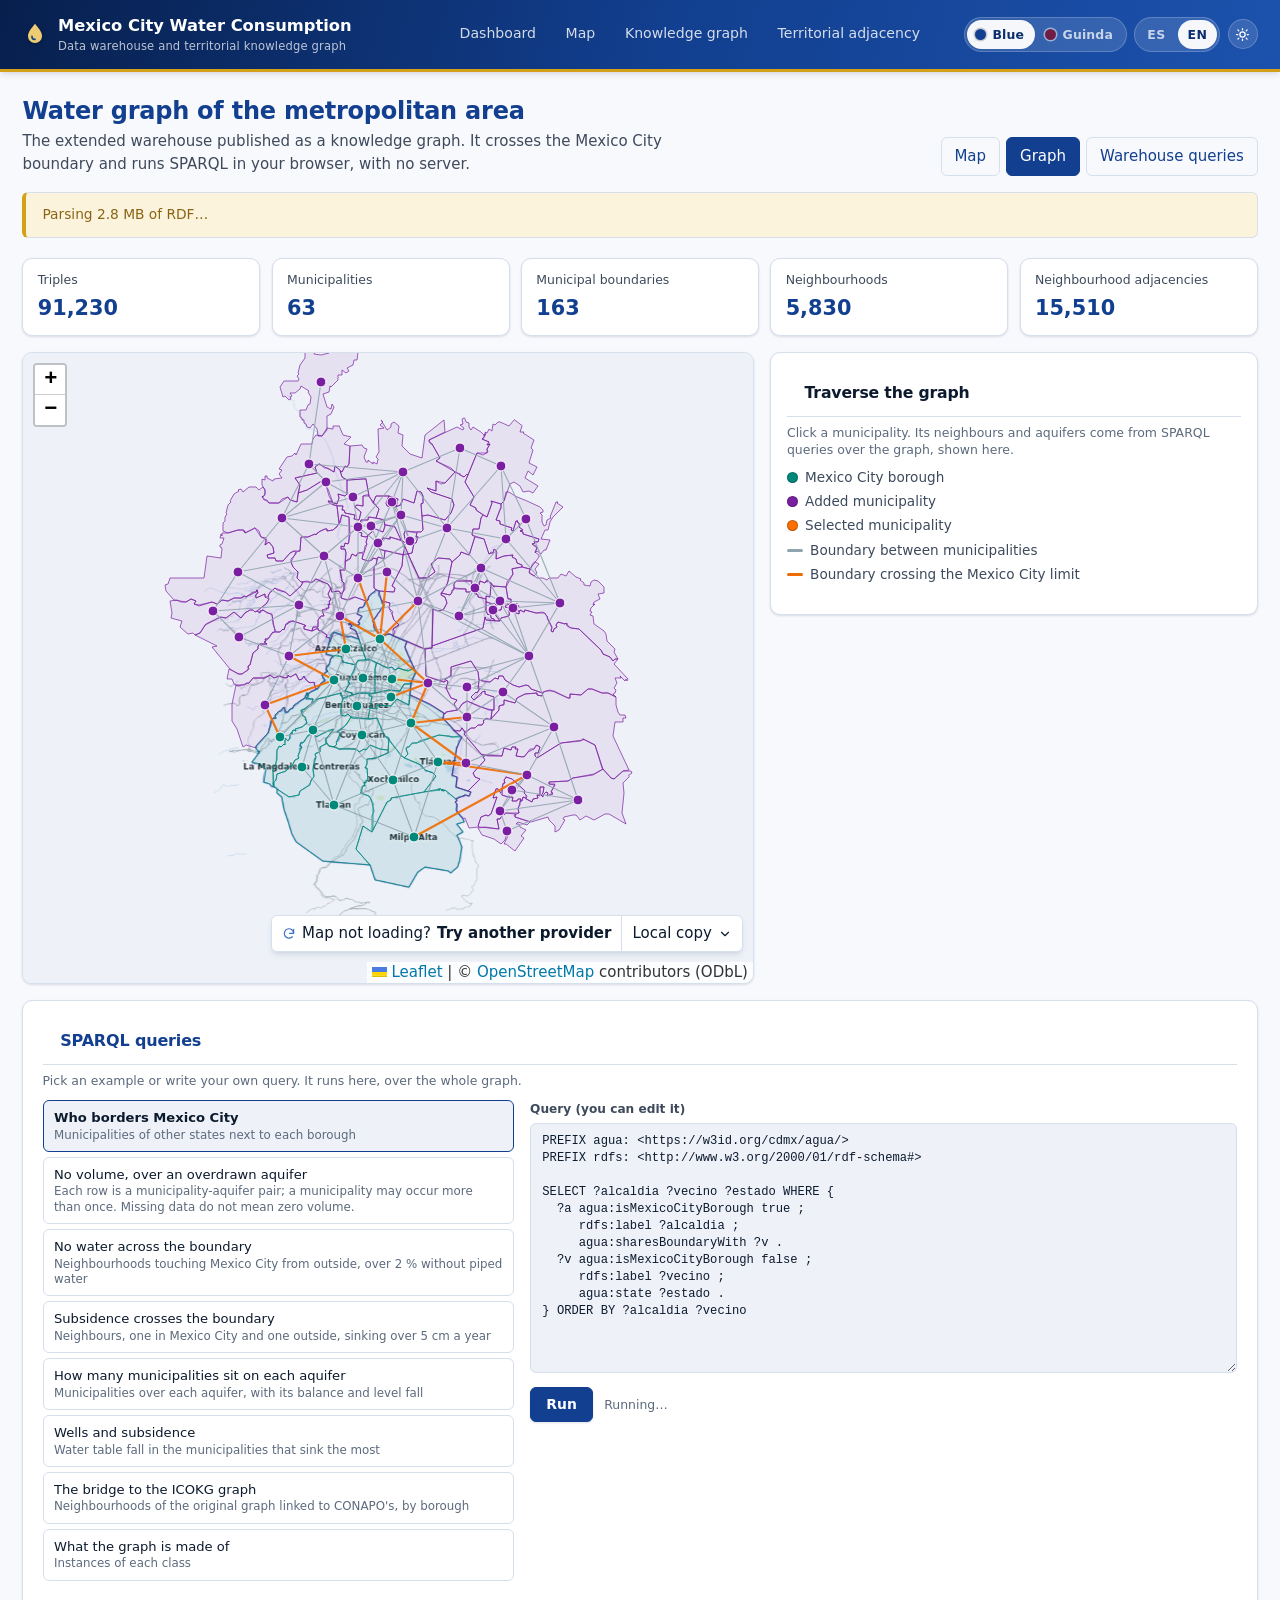
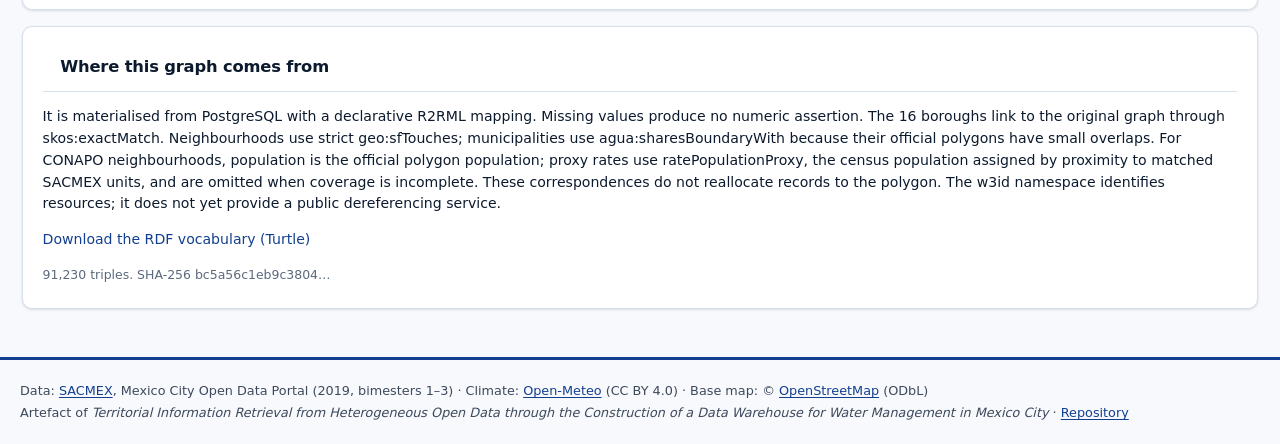
<file: ijcopi/grafo-zm.html>
<!DOCTYPE html>
<html lang="es">
<head>
    <meta charset="UTF-8">
    <meta name="viewport" content="width=device-width, initial-scale=1.0">
    <base href="../">
    <title>Grafo metropolitano del agua</title>
    <meta name="description" content="Grafo de conocimiento del agua en la Zona Metropolitana de Ciudad de México: municipios, colonias, acuíferos, pozos y presas, consultado con SPARQL en el navegador.">
    <link rel="stylesheet" href="assets/vendor/leaflet-1.9.4.css">
    <link rel="stylesheet" href="assets/estilo.css">
    <link rel="stylesheet" href="assets/paginas.css">
    <link rel="stylesheet" href="ijcopi/zm.css">
    <script src="assets/i18n.js"></script>
</head>
<body>
<header data-barra></header>
<div class="app-container" role="main">
    <div class="zm-cabecera">
        <div>
            <h1 data-t="titulo"></h1>
            <p data-t="lema"></p>
        </div>
        <nav class="zm-nav" aria-label="Versión extendida">
            <a href="ijcopi/mapa-zm.html" data-t="nav.mapa"></a>
            <a href="ijcopi/grafo-zm.html" aria-current="page" data-t="nav.grafo"></a>
            <a href="ijcopi/consultas.html" data-t="nav.consultas"></a>
        </nav>
    </div>

    <div id="status" class="status"></div>

    <div class="zm-kpis">
        <div class="panel zm-kpi"><span data-t="k.tripletas"></span><b id="kTripletas">—</b></div>
        <div class="panel zm-kpi"><span data-t="k.municipios"></span><b id="kMunicipios">—</b></div>
        <div class="panel zm-kpi"><span data-t="k.fronteras"></span><b id="kFronteras">—</b></div>
        <div class="panel zm-kpi"><span data-t="k.colonias"></span><b id="kColonias">—</b></div>
        <div class="panel zm-kpi"><span data-t="k.vecinas"></span><b id="kVecinas">—</b></div>
    </div>

    <div class="zm-g2">
        <div class="map-wrap"><div id="map"></div></div>
        <aside class="panel zm-lateral">
            <h2 class="zm-sub" data-t="r.titulo"></h2>
            <p class="zm-nota" data-t="r.ayuda"></p>
            <div id="leyendaGrafo"></div>
            <div id="recorrido"></div>
        </aside>
    </div>

    <section class="panel zm-card zm-sparql">
        <h2 data-t="s.titulo"></h2>
        <p class="zm-nota" data-t="s.ayuda"></p>
        <div class="zm-s2">
            <div id="ejemplos" class="zm-ejemplos"></div>
            <div>
                <label for="consulta" data-t="s.etiqueta"></label>
                <textarea id="consulta" spellcheck="false"></textarea>
                <div class="zm-acciones">
                    <button class="btn btn-primary" id="ejecutar" type="button" disabled data-t="s.ejecutar"></button>
                    <span id="metrica" class="zm-meta"></span>
                </div>
            </div>
        </div>
        <div id="salida" class="zm-tabla"></div>
    </section>

    <section class="panel zm-origen">
        <h2 data-t="o.titulo"></h2>
        <p data-t="o.texto"></p>
        <p><a href="warehouse_ampliado/grafo/esquema_zm.ttl" download data-t="o.vocabulario"></a></p>
        <p id="origenHash" class="zm-meta"></p>
    </section>
</div>
<footer data-pie></footer>
<script src="assets/vendor/leaflet-1.9.4.js"></script>
<script src="assets/mapa-teselas.js"></script>
<script src="assets/nav.js"></script>
<script src="assets/vendor/n3-1.17.2.min.js"></script>
<script src="assets/vendor/comunica-browser-v3.js"></script>
<script src="ijcopi/grafo-zm.js?v=20261109-grafo"></script>
</body>
</html>
</file>
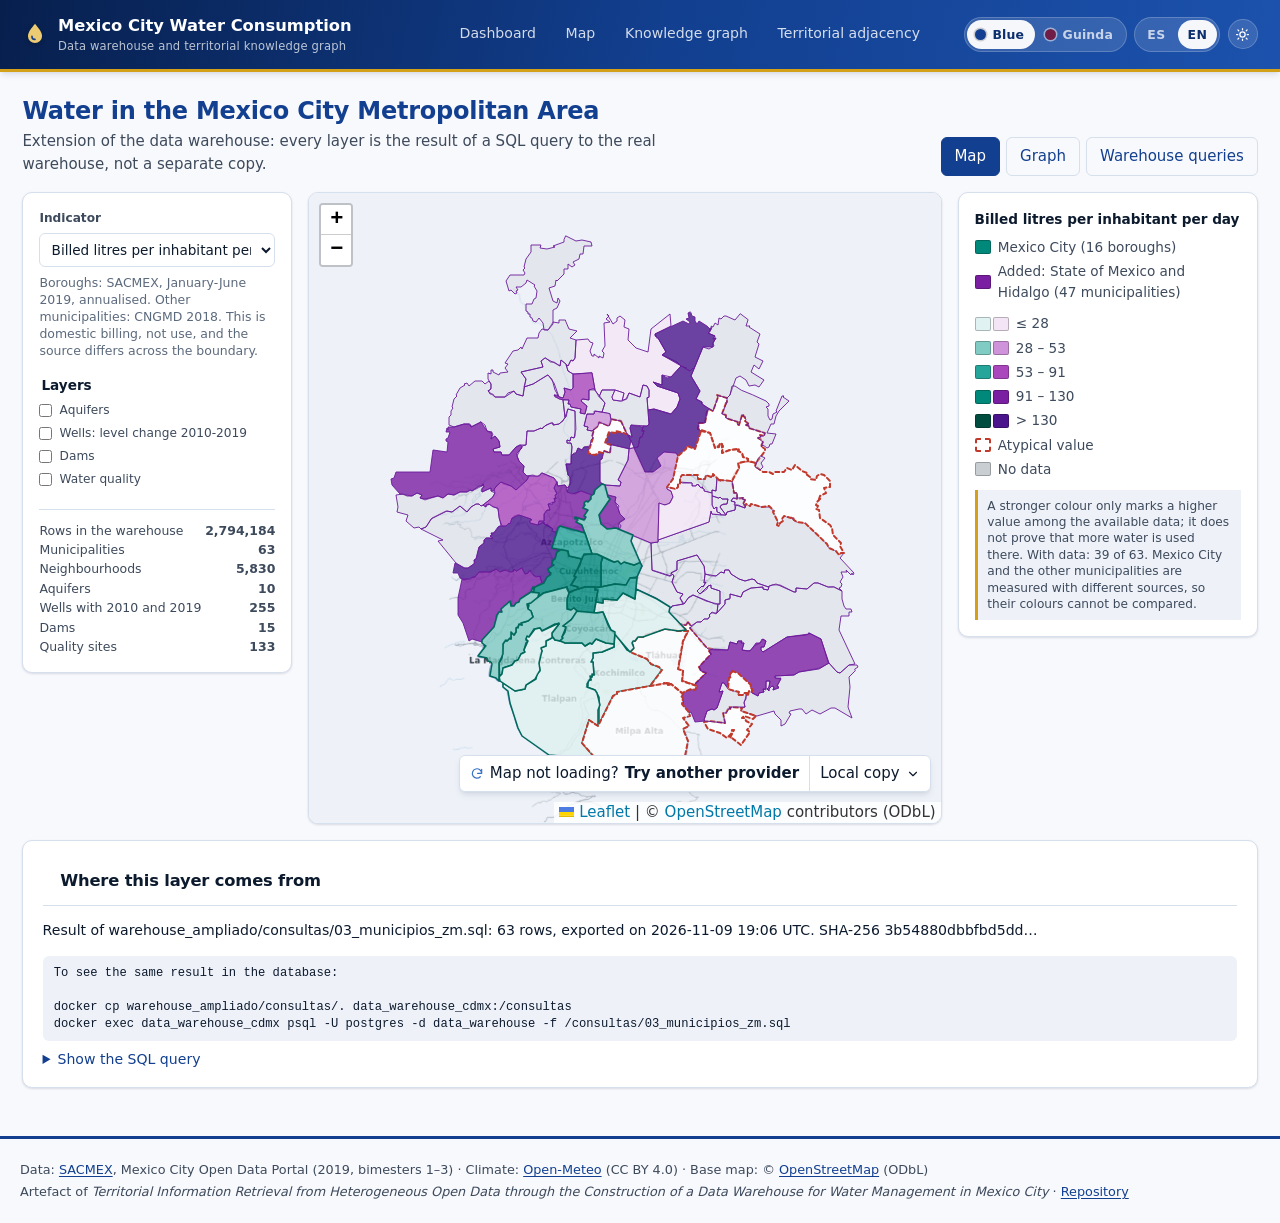
<file: ijcopi/mapa-zm.html>
<!DOCTYPE html>
<html lang="es">
<head>
    <meta charset="UTF-8">
    <meta name="viewport" content="width=device-width, initial-scale=1.0">
    <!-- La pagina comparte assets/ con la demostracion de ICOKG; base evita tocar esos archivos. -->
    <base href="../">
    <title>Agua en la ZM de Ciudad de México</title>
    <meta name="description" content="Mapa del almacén de datos ampliado de agua: 63 municipios, 5,830 colonias, acuíferos, pozos, presas, sequía y calidad del agua en la Zona Metropolitana de Ciudad de México.">
    <link rel="stylesheet" href="assets/vendor/leaflet-1.9.4.css">
    <link rel="stylesheet" href="assets/estilo.css">
    <link rel="stylesheet" href="assets/paginas.css">
    <link rel="stylesheet" href="ijcopi/zm.css">
    <script src="assets/i18n.js"></script>
</head>
<body>
<header data-barra></header>
<div class="app-container" role="main">
    <div class="zm-cabecera">
        <div>
            <h1 data-t="titulo"></h1>
            <p data-t="lema"></p>
        </div>
        <nav class="zm-nav" aria-label="Versión extendida">
            <a href="ijcopi/mapa-zm.html" aria-current="page" data-t="nav.mapa"></a>
            <a href="ijcopi/grafo-zm.html" data-t="nav.grafo"></a>
            <a href="ijcopi/consultas.html" data-t="nav.consultas"></a>
        </nav>
    </div>

    <div id="status" class="status"></div>

    <div class="zm-rejilla">
        <aside class="panel zm-control">
            <label for="indicador" data-t="c.indicador"></label>
            <select id="indicador"></select>
            <p id="notaIndicador" class="zm-nota"></p>
            <div id="bloqueFecha" hidden>
                <label for="fecha" data-t="c.fecha"></label>
                <input type="range" id="fecha" min="0" max="0" step="1">
                <output id="fechaTexto" for="fecha"></output>
            </div>
            <fieldset>
                <legend data-t="c.capas"></legend>
                <label><input type="checkbox" data-capa="acuiferos"> <span data-t="capa.acuiferos"></span></label>
                <label><input type="checkbox" data-capa="pozos"> <span data-t="capa.pozos"></span></label>
                <label><input type="checkbox" data-capa="presas"> <span data-t="capa.presas"></span></label>
                <label><input type="checkbox" data-capa="calidad"> <span data-t="capa.calidad"></span></label>
            </fieldset>
            <ul id="conteos" class="zm-conteos"></ul>
        </aside>

        <div class="map-wrap"><div id="map"></div></div>

        <aside class="panel zm-lateral">
            <div id="leyenda"></div>
            <div id="detalle"></div>
        </aside>
    </div>

    <section class="panel zm-origen">
        <h2 data-t="o.titulo"></h2>
        <p id="origenTexto"></p>
        <pre id="origenComando"></pre>
        <details>
            <summary data-t="o.versql"></summary>
            <pre id="origenSql"></pre>
        </details>
    </section>
</div>
<footer data-pie></footer>
<script src="assets/vendor/leaflet-1.9.4.js"></script>
<script src="assets/mapa-teselas.js"></script>
<script src="assets/nav.js"></script>
<script src="ijcopi/mapa-zm.js?v=20261109-b1"></script>
</body>
</html>
</file>
<file: assets/estilo.css>
/* =====================================================================
   Sistema de diseño — Almacén de Datos de Consumo de Agua CDMX
   Instituto Politécnico Nacional · ICOKG 2026

   Una sola hoja para las cuatro páginas: panel, mapa, grafo y vecindad.

   DOS EJES INDEPENDIENTES, ambos en <html>:
     data-tema = "guinda" | "escom"     color institucional
     data-modo = "claro"  | "oscuro"    ausente ⇒ sigue al sistema

   Las variables de marca (--marca-*, --acento-*) son las únicas que cambian
   con el tema; las de superficie y texto cambian con el modo. Ningún
   componente sabe qué tema o modo está activo.
   ===================================================================== */

/* ---------- claro: guinda IPN (predeterminado) ---------- */
:root,
html[data-tema="guinda"]{
  --marca-900:#3d0f26; --marca-800:#551636; --marca-700:#6f1d46;
  --marca-600:#87275a; --marca-500:#a13a72; --marca-200:#e8ccdb; --marca-100:#f6ecf1;
  --acento-700:#8a6414; --acento-500:#c9962a; --acento-300:#e8c877; --acento-100:#faf1da;
  --agua-500:#0e9bb8;
  --ok:#1a7a4c; --alerta:#b45309; --error:#a11d2b;
  --bg:#faf8f9; --superficie:#ffffff; --superficie-2:#f3edf0;
  --borde:#e3d7dd; --texto:#241019; --texto-2:#513c46; --texto-3:#6b5560;
  --sombra-color:61,15,38;
}
/* ---------- claro: azul ESCOM ---------- */
html[data-tema="escom"]{
  --marca-900:#071f4d; --marca-800:#0d2f6e; --marca-700:#123f8f;
  --marca-600:#1c52ad; --marca-500:#3a72c9; --marca-200:#c3d5f0; --marca-100:#eaf1fb;
  --acento-700:#8a6414; --acento-500:#d4a017; --acento-300:#eccb72; --acento-100:#fbf3dc;
  --bg:#f8f9fc; --superficie:#ffffff; --superficie-2:#eef2f8;
  --borde:#d6dfec; --texto:#0c1a2e; --texto-2:#3d4a5c; --texto-3:#5c6a7d;
  --sombra-color:7,31,77;
}

/* ---------- oscuro ---------- */
/* Se aplica si el sistema lo pide y el usuario no forzó claro… */
@media (prefers-color-scheme: dark){
  html:not([data-modo="claro"]){
    --bg:#1a0a12; --superficie:#26101b; --superficie-2:#331726;
    --borde:#4a2436; --texto:#f6eaf0; --texto-2:#c6a8b6; --texto-3:#9b7c8b;
    --marca-100:#3a1526; --marca-200:#5a2440; 
    --acento-100:#3b2d10; --acento-300:#d8b45e;
    --sombra-color:0,0,0;
  }
  html[data-tema="escom"]:not([data-modo="claro"]){
    --bg:#050d1c; --superficie:#0b1830; --superficie-2:#12233f;
    --borde:#22375c; --texto:#e8eefa; --texto-2:#a8b8d0; --texto-3:#7d8da6;
    --marca-100:#12233f; --marca-200:#1e3a63;
    --acento-100:#33290d; --acento-300:#e0bd5e;
  }
}
/* …o si el usuario lo forzó explícitamente. */
html[data-modo="oscuro"]{
  --bg:#1a0a12; --superficie:#26101b; --superficie-2:#331726;
  --borde:#4a2436; --texto:#f6eaf0; --texto-2:#c6a8b6; --texto-3:#9b7c8b;
  --marca-100:#3a1526; --marca-200:#5a2440;
  --acento-100:#3b2d10; --acento-300:#d8b45e;
  --sombra-color:0,0,0;
}
html[data-tema="escom"][data-modo="oscuro"]{
  --bg:#050d1c; --superficie:#0b1830; --superficie-2:#12233f;
  --borde:#22375c; --texto:#e8eefa; --texto-2:#a8b8d0; --texto-3:#7d8da6;
  --marca-100:#12233f; --marca-200:#1e3a63;
  --acento-100:#33290d; --acento-300:#e0bd5e;
}

:root{
  --r-s:6px; --r-m:10px; --r-l:16px;
  --sombra-1:0 1px 2px rgba(var(--sombra-color),.06), 0 1px 3px rgba(var(--sombra-color),.08);
  --sombra-2:0 4px 6px -1px rgba(var(--sombra-color),.10), 0 2px 4px -2px rgba(var(--sombra-color),.07);
  --sombra-3:0 12px 24px -6px rgba(var(--sombra-color),.18);
  --mono:ui-monospace,"SF Mono",SFMono-Regular,"Cascadia Code","Roboto Mono",Menlo,monospace;
  --sans:system-ui,-apple-system,"Segoe UI",Roboto,"Helvetica Neue",Arial,sans-serif;
}

*,*::before,*::after{box-sizing:border-box}
html{-webkit-text-size-adjust:100%}
body{
  margin:0; background:var(--bg); color:var(--texto);
  font-family:var(--sans); font-size:15px; line-height:1.55;
  -webkit-font-smoothing:antialiased;
}
a{color:var(--marca-700); text-decoration:none}
a:hover{text-decoration:underline}
h1,h2,h3{line-height:1.25; margin:0; font-weight:650; letter-spacing:-.01em}

/* ---------------- barra superior ---------------- */
.barra{
  position:sticky; top:0; z-index:900;
  background:linear-gradient(103deg,var(--marca-900) 0%,var(--marca-700) 52%,var(--marca-600) 100%);
  color:#fff; box-shadow:var(--sombra-2);
  border-bottom:3px solid var(--acento-500);
}
.barra-in{
  max-width:1440px; margin:0 auto; padding:.7rem 1.25rem;
  display:flex; align-items:center; gap:1.25rem; flex-wrap:wrap;
}
.marca{display:flex; align-items:center; gap:.6rem; font-weight:700; font-size:1.02rem}
.marca svg{flex:none}
.marca small{display:block; font-weight:400; font-size:.72rem; opacity:.8; letter-spacing:.02em}
.nav{display:flex; gap:.25rem; margin-left:auto; flex-wrap:wrap}
.nav a{
  color:#fff; padding:.4rem .8rem; border-radius:var(--r-s);
  font-size:.88rem; font-weight:500; opacity:.82; white-space:nowrap;
}
.nav a:hover{background:rgba(255,255,255,.14); opacity:1; text-decoration:none}
.nav a[aria-current="page"]{background:rgba(255,255,255,.2); opacity:1; font-weight:600}

/* ---------------- contenedores ---------------- */
.envoltura{max-width:1440px; margin:0 auto; padding:1.25rem}
.tarjeta{
  background:var(--superficie); border:1px solid var(--borde);
  border-radius:var(--r-m); box-shadow:var(--sombra-1);
}
.tarjeta-cab{
  padding:.85rem 1.1rem; border-bottom:1px solid var(--borde);
  display:flex; align-items:center; gap:.6rem; flex-wrap:wrap;
}
.tarjeta-cab h2{font-size:.98rem; font-weight:650}
.tarjeta-cuerpo{padding:1.1rem}
.sub{color:var(--texto-2); font-size:.85rem; margin:.15rem 0 0}

/* ---------------- KPIs ---------------- */
.kpis{display:grid; gap:.9rem; grid-template-columns:repeat(auto-fit,minmax(190px,1fr)); margin-bottom:1.25rem}
.kpi{
  background:var(--superficie); border:1px solid var(--borde); border-radius:var(--r-m);
  padding:1rem 1.1rem; box-shadow:var(--sombra-1); position:relative; overflow:hidden;
}
.kpi::before{content:""; position:absolute; inset:0 auto 0 0; width:3px; background:var(--marca-600)}
.kpi.t2::before{background:var(--acento-500)}
.kpi.t3::before{background:var(--agua-500)}
.kpi-et{font-size:.72rem; text-transform:uppercase; letter-spacing:.06em; color:var(--texto-3); font-weight:600}
.kpi-val{font-size:1.75rem; font-weight:680; letter-spacing:-.02em; margin-top:.2rem; font-variant-numeric:tabular-nums}
.kpi-nota{font-size:.78rem; color:var(--texto-2); margin-top:.1rem}

/* ---------------- controles ---------------- */
label{display:block; font-size:.76rem; font-weight:600; color:var(--texto-2); margin-bottom:.3rem}
select,input,textarea{
  width:100%; padding:.5rem .65rem; font:inherit; font-size:.88rem;
  color:var(--texto); background:var(--superficie);
  border:1px solid var(--borde); border-radius:var(--r-s); outline:none;
}
select:focus,input:focus,textarea:focus{border-color:var(--marca-600); box-shadow:0 0 0 3px var(--marca-100)}
textarea{font-family:var(--mono); font-size:.82rem; line-height:1.6; resize:vertical}
.btn{
  display:inline-flex; align-items:center; gap:.4rem; cursor:pointer;
  padding:.5rem .95rem; font:inherit; font-size:.87rem; font-weight:600;
  color:#fff; background:var(--marca-700); border:1px solid var(--marca-700);
  border-radius:var(--r-s); transition:background .12s;
}
.btn:hover{background:var(--marca-800)}
.btn:disabled{opacity:.5; cursor:not-allowed}
.btn.sec{background:transparent; color:var(--marca-700); border-color:var(--borde)}
.btn.sec:hover{background:var(--superficie-2)}
.rejilla{display:grid; gap:.8rem; grid-template-columns:repeat(auto-fit,minmax(160px,1fr))}

/* ---------------- tablas ---------------- */
.tabla-env{overflow:auto; max-height:60vh; border-radius:var(--r-s)}
table{width:100%; border-collapse:collapse; font-size:.85rem}
thead th{
  position:sticky; top:0; z-index:2; text-align:left; white-space:nowrap;
  background:var(--superficie-2); color:var(--texto-2);
  font-size:.73rem; text-transform:uppercase; letter-spacing:.05em; font-weight:650;
  padding:.55rem .7rem; border-bottom:1px solid var(--borde);
}
tbody td{padding:.45rem .7rem; border-bottom:1px solid var(--borde); font-variant-numeric:tabular-nums}
tbody tr:hover{background:var(--superficie-2)}
td.num,th.num{text-align:right}

/* ---------------- etiquetas de estado ---------------- */
.chip{
  display:inline-flex; align-items:center; gap:.35rem;
  padding:.2rem .55rem; border-radius:999px; font-size:.74rem; font-weight:600;
  background:var(--marca-100); color:var(--marca-700);
}
.chip.ok{background:rgba(15,138,95,.12); color:var(--ok)}
.chip.warn{background:rgba(194,65,12,.12); color:var(--alerta)}
.chip.err{background:rgba(185,28,28,.12); color:var(--error)}
.estado{font-size:.83rem; color:var(--texto-2); display:flex; align-items:center; gap:.5rem}

.spinner{
  width:14px; height:14px; border:2px solid var(--marca-200);
  border-top-color:var(--marca-700); border-radius:50%;
  animation:girar .7s linear infinite; flex:none;
}
@keyframes girar{to{transform:rotate(360deg)}}

code,kbd{font-family:var(--mono); font-size:.85em; background:var(--superficie-2); padding:.1rem .3rem; border-radius:4px}

.pie{
  max-width:1440px; margin:1.5rem auto 0; padding:1.25rem;
  border-top:3px solid var(--marca-700); color:var(--texto-3); font-size:.8rem;
}
.pie strong{color:var(--marca-700)}
.pie a{color:var(--texto-2)}

@media (max-width:640px){
  .envoltura{padding:.85rem}
  .kpi-val{font-size:1.45rem}
  .nav a{padding:.35rem .55rem; font-size:.82rem}
}

/* ---------- controles de la barra ---------- */
.temas{display:flex; gap:.45rem; align-items:center; margin-left:.7rem}
.segmentado{
  display:flex; padding:2px; gap:2px; border-radius:999px;
  background:rgba(255,255,255,.13); border:1px solid rgba(255,255,255,.2);
}
.tema-btn{
  display:inline-flex; align-items:center; gap:.4rem; cursor:pointer;
  padding:.3rem .7rem .3rem .5rem; border:0; border-radius:999px;
  font:inherit; font-size:.78rem; font-weight:600; letter-spacing:.01em;
  color:rgba(255,255,255,.72); background:transparent;
  transition:color .14s, background .14s; white-space:nowrap;
}
.tema-btn i{
  width:11px; height:11px; border-radius:50%; flex:none;
  box-shadow:0 0 0 1.5px rgba(255,255,255,.5);
}
.tema-btn:hover{color:#fff}
.tema-btn[aria-pressed="true"]{background:rgba(255,255,255,.95); color:var(--marca-800)}
.tema-btn[aria-pressed="true"] i{box-shadow:0 0 0 1.5px rgba(0,0,0,.18)}

/* Selector de idioma: mismo segmentado que el tema. La etiqueta ("ES"/"EN")
   es el contenido del botón, así que no se oculta en pantallas estrechas. */
.idioma-btn{
  display:inline-flex; align-items:center; cursor:pointer;
  padding:.3rem .62rem; border:0; border-radius:999px;
  font:inherit; font-size:.78rem; font-weight:700; letter-spacing:.04em;
  color:rgba(255,255,255,.72); background:transparent;
  transition:color .14s, background .14s;
}
.idioma-btn:hover{color:#fff}
.idioma-btn[aria-pressed="true"]{background:rgba(255,255,255,.95); color:var(--marca-800)}

.modo-btn{
  display:inline-flex; align-items:center; justify-content:center;
  width:30px; height:30px; padding:0; cursor:pointer; border-radius:50%;
  color:#fff; background:rgba(255,255,255,.13);
  border:1px solid rgba(255,255,255,.2); transition:background .14s, transform .14s;
}
.modo-btn:hover{background:rgba(255,255,255,.28); transform:rotate(-12deg)}
.modo-btn svg{display:block}

@media (max-width:820px){
  .tema-btn{padding:.3rem; gap:0; font-size:0}
  .tema-btn i{width:13px; height:13px}
  .idioma-btn{padding:.3rem .45rem; font-size:.72rem}
}

/* ---------- pulido general ---------- */
.barra-in{padding:.8rem 1.4rem}
.marca svg{filter:drop-shadow(0 1px 2px rgba(0,0,0,.25))}
.marca small{opacity:.72; letter-spacing:.015em}

h1,h2,h3{font-weight:600}
.tarjeta{transition:border-color .16s, box-shadow .16s}
.tarjeta:hover{border-color:var(--marca-200)}
.tarjeta-cab{
  background:linear-gradient(var(--superficie-2),var(--superficie));
  border-radius:var(--r-m) var(--r-m) 0 0;
}
.tarjeta-cab h2{letter-spacing:-.005em}

.kpi{transition:transform .16s, box-shadow .16s}
.kpi:hover{transform:translateY(-1px); box-shadow:var(--sombra-2)}
.kpi-val{font-feature-settings:"tnum" 1, "ss01" 1}

.btn{box-shadow:var(--sombra-1)}
.btn:active{transform:translateY(1px)}

thead th:first-child{border-top-left-radius:var(--r-s)}
thead th:last-child{border-top-right-radius:var(--r-s)}
tbody tr{transition:background .1s}
tbody tr:last-child td{border-bottom:0}

.envoltura{padding:1.5rem 1.4rem}
.pie{border-top-width:3px; border-top-color:var(--marca-700); line-height:1.7}

::selection{background:var(--marca-200); color:var(--marca-900)}
html{scroll-behavior:smooth}
*:focus-visible{outline:2px solid var(--marca-600); outline-offset:2px}

/* ---------- desbordes de texto ---------- */
.tarjeta-cab h2{white-space:normal; overflow-wrap:anywhere; line-height:1.35}
.tarjeta,.kpi,.split > *{min-width:0}
.kpi-et,.kpi-val,.kpi-nota{white-space:normal; overflow-wrap:anywhere}
.btn{white-space:normal; text-align:center; line-height:1.25}
.ejemplo{overflow-wrap:anywhere}
.metrica{row-gap:.3rem}
thead th{white-space:normal; line-height:1.25}
tbody td{overflow-wrap:anywhere}
.chip{white-space:normal; text-align:center}
.barra-in{row-gap:.5rem}
.marca span{min-width:0}
.marca small{white-space:normal; overflow-wrap:anywhere}

/* ---------- nombres largos ----------
   Algunas colonias tienen nombres muy largos ("SAN JERONIMO ACULCO - LIDICE
   (PBLO)"). Envolverlos descuadra las tarjetas, así que se desplazan en
   horizontal y el nombre completo queda en el atributo title. */
.nombre-largo{
  white-space:nowrap; overflow-x:auto; overflow-y:hidden;
  scrollbar-width:thin; padding-bottom:2px;
}
.nombre-largo::-webkit-scrollbar{height:5px}
.nombre-largo::-webkit-scrollbar-thumb{background:var(--marca-200); border-radius:3px}
.nombre-largo::-webkit-scrollbar-track{background:transparent}
#kSel{font-size:1.05rem; line-height:1.3}


/* ---------- accesibilidad (Lighthouse) ----------
   Contraste AA en etiquetas y pie, y enlaces que no dependan solo del color. */
.kpi .label,.kpi-et{color:var(--texto-2)}
.pie{color:var(--texto-2)}
.pie a{color:var(--marca-700); text-decoration:underline; text-underline-offset:2px}
.tarjeta-cab h2,.panel h3{color:var(--texto)}
a:not(.btn):not(.nav a):not(.tema-btn):not(.ir-vecindad){text-decoration-skip-ink:auto}
.sub,.kpi-nota,.atip-nota{color:var(--texto-2)}
main:focus{outline:none}

/* ---------- mapa base (assets/mapa-teselas.js) ----------
   Control «¿No carga el mapa? Probar otro proveedor», abajo a la derecha,
   sobre la atribución, en los dos mapas. Los proveedores que no tienen
   versión oscura se invierten con un filtro cuando el sitio está en modo
   oscuro; la copia local se dibuja ya con los colores de cada modo. */
.leaflet-layer.teselas-invertidas{
  filter:invert(1) hue-rotate(180deg) brightness(.92) contrast(.88) saturate(.55);
}
.mapa-teselas{
  display:flex; flex-direction:column; align-items:flex-end; gap:6px;
  max-width:340px;              /* mapa-teselas.js lo ajusta al ancho del mapa */
  font-family:var(--sans); color:var(--texto);
}
.mapa-teselas button{
  appearance:none; margin:0; border:0; background:none;
  color:inherit; font:inherit; cursor:pointer;
}
.mapa-teselas__barra{
  display:flex; align-items:stretch; overflow:hidden; max-width:100%;
  background:var(--superficie); border:1px solid var(--borde);
  border-radius:var(--r-s); box-shadow:var(--sombra-2);
}
.mapa-teselas__probar,.mapa-teselas__abrir{
  display:flex; align-items:center; gap:6px; padding:6px 10px;
  font-size:.74rem; line-height:1.2; white-space:nowrap; transition:background .14s;
}
/* Si no cabe todo, cede el nombre del proveedor (la lista lo da entero),
   nunca la acción. */
.mapa-teselas__probar{color:var(--texto-2); flex:none}
.mapa-teselas__probar strong{color:var(--texto); font-weight:650}
.mapa-teselas__abrir{border-left:1px solid var(--borde) !important; color:var(--texto-2); min-width:0}
.mapa-teselas__actual{min-width:0; overflow:hidden; text-overflow:ellipsis}
.mapa-teselas__probar:hover,.mapa-teselas__abrir:hover,
.mapa-teselas__abrir[aria-expanded="true"]{background:var(--marca-100)}
.mapa-teselas button:focus-visible{outline:2px solid var(--marca-600); outline-offset:-2px}
.mapa-teselas svg{width:14px; height:14px; flex:none}
.mapa-teselas__probar svg{color:var(--marca-500)}
.mapa-teselas__abrir[aria-expanded="false"] svg{transform:rotate(180deg)}

.mapa-teselas__panel,.mapa-teselas__aviso{
  background:var(--superficie); border:1px solid var(--borde);
  border-radius:var(--r-m); box-shadow:var(--sombra-3);
}
.mapa-teselas__panel{width:100%; padding:10px 8px 8px; overflow-y:auto; overscroll-behavior:contain}
.mapa-teselas__panel[hidden],.mapa-teselas__aviso[hidden]{display:none}
.mapa-teselas__titulo{
  margin:0 6px 6px; font-size:.68rem; font-weight:650; letter-spacing:.06em;
  text-transform:uppercase; color:var(--texto-2);
}
.mapa-teselas__lista{list-style:none; margin:0; padding:0}
.mapa-teselas__opcion{
  width:100%; display:grid !important; grid-template-columns:10px 1fr auto;
  grid-template-areas:"punto nombre estado" "punto tipo estado";
  column-gap:8px; align-items:center; padding:5px 8px !important;
  border-radius:var(--r-s); text-align:left;
}
.mapa-teselas__opcion:hover{background:var(--superficie-2)}
.mapa-teselas__opcion[aria-pressed="true"]{background:var(--marca-100)}
.mapa-teselas__punto{
  grid-area:punto; width:8px; height:8px; border-radius:50%;
  background:var(--texto-3); opacity:.45;
}
.mapa-teselas__opcion[data-estado="uso"] .mapa-teselas__punto,
.mapa-teselas__opcion[data-estado="ok"] .mapa-teselas__punto{background:var(--ok); opacity:1}
.mapa-teselas__opcion[data-estado="falla"] .mapa-teselas__punto{background:var(--error); opacity:1}
.mapa-teselas__opcion[data-estado="comprobando"] .mapa-teselas__punto{background:var(--alerta); opacity:1}
.mapa-teselas__nombre{grid-area:nombre; font-size:.78rem; font-weight:600}
.mapa-teselas__tipo{grid-area:tipo; font-size:.68rem; color:var(--texto-2)}
.mapa-teselas__estado{grid-area:estado; font-size:.68rem; color:var(--texto-2)}
.mapa-teselas__opcion[data-estado="falla"] .mapa-teselas__estado{color:var(--error)}
.mapa-teselas__nota{
  margin:8px 6px 0; font-size:.68rem; line-height:1.45; color:var(--texto-2); white-space:normal;
}
.mapa-teselas__aviso{padding:7px 11px; font-size:.74rem; line-height:1.35}

/* Estrecho: sólo la acción y el proveedor, sin la pregunta. */
@media (max-width:600px){
  .mapa-teselas__pregunta{display:none}
  .mapa-teselas__probar,.mapa-teselas__abrir{padding:6px 8px}
}
</file>
<file: assets/paginas.css>
/* =====================================================================
   paginas.css — mapea las clases originales del panel y del mapa
   al sistema de diseño compartido.

   No se tocó el marcado ni los identificadores de esas dos páginas: su
   JavaScript sigue funcionando igual. Esta hoja sustituye a los estilos
   incrustados que traían, para que las cuatro páginas se vean como un
   solo producto y respondan al tema y al modo claro/oscuro.
   ===================================================================== */

.app-container{max-width:1440px; margin:0 auto; padding:1.25rem}

/* la cabecera propia de cada página desaparece: la barra la pone nav.js */
.app-container > .header{display:none}

/* ---------------- filtros ---------------- */
.filters{
  background:var(--superficie); border:1px solid var(--borde); border-radius:var(--r-m);
  box-shadow:var(--sombra-1); padding:1.1rem; margin-bottom:1.25rem;
  display:grid; gap:.85rem; grid-template-columns:repeat(auto-fit,minmax(170px,1fr));
  align-items:end;
}
.filter-group{min-width:0}
.filters label{
  display:block; font-size:.74rem; font-weight:600; letter-spacing:.03em;
  color:var(--texto-2); margin-bottom:.3rem;
}
.filters select,.filters input{
  width:100%; padding:.5rem .65rem; font:inherit; font-size:.88rem;
  color:var(--texto); background:var(--superficie);
  border:1px solid var(--borde); border-radius:var(--r-s); outline:none;
}
.filters select:focus,.filters input:focus{
  border-color:var(--marca-600); box-shadow:0 0 0 3px var(--marca-100);
}
.actions{display:flex; gap:.5rem; flex-wrap:wrap}

/* ---------------- botones ---------------- */
.btn{
  display:inline-flex; align-items:center; justify-content:center; gap:.4rem;
  cursor:pointer; padding:.5rem .95rem; font:inherit; font-size:.87rem; font-weight:600;
  border-radius:var(--r-s); border:1px solid transparent; transition:background .12s;
}
.btn-primary{color:#fff; background:var(--marca-700); border-color:var(--marca-700)}
.btn-primary:hover{background:var(--marca-800)}
.btn-secondary{color:var(--marca-700); background:transparent; border-color:var(--borde)}
.btn-secondary:hover{background:var(--superficie-2)}

/* ---------------- KPIs ---------------- */
.kpis{display:grid; gap:.9rem; grid-template-columns:repeat(auto-fit,minmax(190px,1fr)); margin-bottom:1.25rem}
.kpi{
  background:var(--superficie); border:1px solid var(--borde); border-radius:var(--r-m);
  padding:1rem 1.1rem; box-shadow:var(--sombra-1); position:relative; overflow:hidden;
}
.kpi::before{content:""; position:absolute; inset:0 auto 0 0; width:3px; background:var(--marca-600)}
.kpi:nth-child(2)::before{background:var(--acento-500)}
.kpi:nth-child(3)::before{background:var(--agua-500,var(--marca-500))}
.kpi:nth-child(4)::before{background:var(--ok)}
.kpi .label{font-size:.72rem; text-transform:uppercase; letter-spacing:.06em; color:var(--texto-3); font-weight:600}
.kpi .value{font-size:1.75rem; font-weight:680; letter-spacing:-.02em; margin-top:.2rem; font-variant-numeric:tabular-nums; color:var(--texto)}
.kpi .sub{font-size:.78rem; color:var(--texto-2); margin-top:.1rem}

/* ---------------- paneles y gráficas ---------------- */
.panels{display:grid; gap:1.1rem; grid-template-columns:repeat(auto-fit,minmax(340px,1fr)); margin-bottom:1.25rem}
.panel,.data-section,.detail-panel,.map-wrap,.top-list{
  background:var(--superficie); border:1px solid var(--borde);
  border-radius:var(--r-m); box-shadow:var(--sombra-1); overflow:hidden;
}
.panel h3,.data-section h3,.panel h2,.data-section h2,.detail-title{
  margin:0; padding:.85rem 1.1rem; font-size:.98rem; font-weight:650; color:var(--texto);
  border-bottom:1px solid var(--borde); background:var(--superficie);
}
.chart{
  padding:.6rem;
  min-height:400px;          /* Plotly no dibuja si el contenedor mide 0 */
}
.chart .js-plotly-plot,.chart .plot-container{width:100%}

/* ---------------- tablas ---------------- */
.table-wrap{overflow:auto; max-height:58vh}
.data-section table{width:100%; border-collapse:collapse; font-size:.85rem}
.data-section thead th{
  position:sticky; top:0; z-index:2; text-align:left; white-space:nowrap;
  background:var(--superficie-2); color:var(--texto-2);
  font-size:.73rem; text-transform:uppercase; letter-spacing:.05em; font-weight:650;
  padding:.55rem .7rem; border-bottom:1px solid var(--borde);
}
.data-section tbody td{
  padding:.45rem .7rem; border-bottom:1px solid var(--borde);
  font-variant-numeric:tabular-nums; color:var(--texto);
}
.data-section tbody tr:hover{background:var(--superficie-2)}

.badge{
  display:inline-block; padding:.15rem .5rem; border-radius:999px;
  font-size:.72rem; font-weight:600; background:var(--superficie-2); color:var(--texto-2);
}
.badge-ALTO{background:var(--marca-100); color:var(--marca-700)}
.badge-MEDIO{background:var(--acento-100); color:var(--acento-700)}
.badge-BAJO{background:var(--superficie-2); color:var(--texto-2)}
.badge-POPULAR{background:rgba(26,122,76,.12); color:var(--ok)}
.badge-Alto{background:var(--marca-100); color:var(--marca-700)}
.badge-Medio{background:var(--acento-100); color:var(--acento-700)}
.badge-Bajo{background:var(--superficie-2); color:var(--texto-2)}

.pagination{display:flex; align-items:center; gap:.75rem; padding:.75rem 1.1rem; border-top:1px solid var(--borde)}
.pages{font-size:.83rem; color:var(--texto-2); font-variant-numeric:tabular-nums}
.status{
  display:none;                       /* el JS la muestra con .show */
  background:var(--marca-100); border:1px solid var(--borde);
  border-left:4px solid var(--marca-600); border-radius:var(--r-s);
  padding:.7rem 1rem; margin-bottom:1.25rem; font-size:.86rem; color:var(--texto-2);
}
.status.show{display:block}
.status.loading{background:var(--acento-100); border-left-color:var(--acento-500); color:var(--acento-700)}
.status.error{background:rgba(161,29,43,.09); border-left-color:var(--error); color:var(--error)}

/* ---------------- mapa ---------------- */
.layout{display:grid; gap:1.1rem; grid-template-columns:minmax(0,3fr) minmax(0,1fr); align-items:start}
@media (max-width:1000px){ .layout{grid-template-columns:1fr} }
#map{width:100%; height:70vh; min-height:560px}
.map-wrap{min-height:560px}
.top-list{max-height:none}
.top-list ol{max-height:280px; overflow-y:auto}
.detail-panel{height:fit-content}
.leaflet-container{background:var(--superficie-2); font:inherit}
.leaflet-popup-content-wrapper,.leaflet-popup-tip{
  background:var(--superficie); color:var(--texto); box-shadow:var(--sombra-3);
}
.popup-title{font-weight:650; color:var(--marca-700); margin-bottom:.3rem}
.popup-section{margin-top:.4rem; padding-top:.4rem; border-top:1px solid var(--borde)}
.popup-row{display:flex; justify-content:space-between; gap:1rem; font-size:.82rem}
.popup-row .k{color:var(--texto-2)}
.popup-row .v{font-variant-numeric:tabular-nums; font-weight:600}

.selection-bar{
  background:var(--superficie); border:1px solid var(--borde); border-left:3px solid var(--marca-600);
  border-radius:var(--r-m); padding:.7rem 1rem; margin-bottom:1rem;
  display:none;                       /* el JS la muestra con .show */
  align-items:center; justify-content:space-between; gap:.6rem;
  flex-wrap:wrap; font-size:.88rem;
}
.selection-bar.show{display:flex}
.selection-bar .label{font-size:.78rem; color:var(--texto-3); margin-right:.4rem;
  text-transform:none; letter-spacing:0; font-weight:500}
.selection-bar .name{font-size:.95rem; font-weight:700; color:var(--marca-700)}
.detail-grid{display:grid; gap:.7rem; grid-template-columns:repeat(auto-fit,minmax(120px,1fr)); padding:1.1rem}
.detail-cell{background:var(--superficie-2); border-radius:var(--r-s); padding:.6rem .7rem}
.detail-cell .label{font-size:.7rem; text-transform:uppercase; letter-spacing:.05em; color:var(--texto-3); font-weight:600}
.detail-cell .val{font-size:1.05rem; font-weight:650; font-variant-numeric:tabular-nums; color:var(--texto)}
.detail-name{font-size:1.1rem; font-weight:650; color:var(--marca-700)}

.leaflet-popup-content{font-family:var(--sans); font-size:.82rem; margin:.7rem .9rem}
.leaflet-interactive{cursor:pointer; transition:filter .12s}
.leaflet-interactive:hover{filter:brightness(1.08)}
.legend{padding:1.1rem; font-size:.82rem}
.legend-row{display:flex; align-items:center; gap:.5rem; margin-bottom:.3rem; color:var(--texto-2)}
.legend-swatch{width:16px; height:16px; border-radius:3px; flex:none; border:1px solid var(--borde)}

.top-list ol{margin:0; padding:.6rem 1.1rem 1.1rem 2.2rem; font-size:.85rem; color:var(--texto)}
.top-list li{margin-bottom:.3rem}
.top-list .name{color:var(--texto)}
.top-list .val{color:var(--texto-2); font-variant-numeric:tabular-nums}

@media (max-width:640px){
  .app-container{padding:.85rem}
  .kpi .value{font-size:1.45rem}
}

/* ---------- pulido del panel y del mapa ---------- */
.app-container{padding:1.5rem 1.4rem}
.filters{position:relative}
.filters::before{
  content:""; position:absolute; inset:0 auto 0 0; width:3px;
  border-radius:var(--r-m) 0 0 var(--r-m); background:var(--marca-600);
}
.kpi{transition:transform .16s, box-shadow .16s}
.kpi:hover{transform:translateY(-1px); box-shadow:var(--sombra-2)}
.panel,.data-section,.detail-panel,.map-wrap,.top-list{transition:border-color .16s}
.panel:hover,.data-section:hover,.detail-panel:hover{border-color:var(--marca-200)}
.panel h3,.data-section h3,.detail-title{
  background:linear-gradient(var(--superficie-2),var(--superficie));
  border-radius:var(--r-m) var(--r-m) 0 0;
}
.btn{box-shadow:var(--sombra-1)}
.btn:active{transform:translateY(1px)}
.data-section tbody tr{transition:background .1s}
.data-section tbody tr:last-child td{border-bottom:0}
.selection-bar{box-shadow:var(--sombra-1)}
.detail-cell{transition:background .14s}
.detail-cell:hover{background:var(--marca-100)}

/* ---------- salto de página ---------- */
.pagination{flex-wrap:wrap; gap:.75rem 1rem}
.pages{display:flex; align-items:center; gap:.35rem}
.pages button{
  cursor:pointer; padding:.35rem .7rem; font:inherit; font-size:.83rem; font-weight:600;
  color:var(--marca-700); background:var(--superficie);
  border:1px solid var(--borde); border-radius:var(--r-s); transition:background .12s;
}
.pages button:hover:not(:disabled){background:var(--marca-100)}
.pages button:disabled{opacity:.4; cursor:not-allowed}
.salto{display:flex; align-items:center; gap:.4rem; font-size:.82rem; color:var(--texto-2)}
.salto label{margin:0; font-size:.82rem; font-weight:500; color:var(--texto-2)}
.salto input{
  width:5.5rem; padding:.3rem .45rem; font:inherit; font-size:.83rem; text-align:center;
  color:var(--texto); background:var(--superficie);
  border:1px solid var(--borde); border-radius:var(--r-s); outline:none;
}
.salto input:focus{border-color:var(--marca-600); box-shadow:0 0 0 3px var(--marca-100)}
.salto .de b{color:var(--texto); font-variant-numeric:tabular-nums}

/* ---------- puente al explorador de vecindad ---------- */
.ir-vecindad{
  display:block; margin-top:.6rem; padding:.45rem .6rem; text-align:center;
  font-size:.8rem; font-weight:600; border-radius:var(--r-s);
  color:#fff; background:var(--marca-700); text-decoration:none;
}
.ir-vecindad:hover{background:var(--marca-800); text-decoration:none; color:#fff}

/* ---------- desbordes de texto ----------
   Los títulos de panel y las etiquetas de botón se cortaban cuando la
   columna era estrecha. Se permite que envuelvan en vez de recortarse. */
.panel h3,.data-section h3,.detail-title,.tarjeta-cab h2{
  white-space:normal; overflow-wrap:anywhere; hyphens:auto; line-height:1.35;
}
.panel,.data-section,.detail-panel,.map-wrap,.top-list,.kpi,.filters{min-width:0}
.panels,.layout,.kpis{min-width:0}
.panels > *,.layout > *{min-width:0}

.btn,.pages button,.ir-vecindad{white-space:normal; text-align:center; line-height:1.25}
.actions{gap:.5rem}
.actions .btn{flex:1 1 auto; min-width:0}

.kpi .label{white-space:normal; overflow-wrap:anywhere}
.kpi .value{overflow-wrap:anywhere}

.detail-cell .label{white-space:normal; line-height:1.3}
.detail-name{white-space:normal; overflow-wrap:anywhere}
.selection-bar{row-gap:.4rem}
.selection-bar .name{overflow-wrap:anywhere}

.top-list li{overflow-wrap:anywhere}
.legend-row{align-items:flex-start; line-height:1.35}

.data-section thead th{white-space:normal; line-height:1.25}
.data-section tbody td{overflow-wrap:anywhere}

/* los paneles de gráfica necesitan ancho mínimo real para que Plotly
   no comprima las etiquetas de los ejes */
@media (min-width:1000px){
  .panels{grid-template-columns:repeat(auto-fit,minmax(420px,1fr))}
}

/* nombres largos en el mapa y el panel */
.detail-name,.selection-bar .name,.top-list .name{
  white-space:nowrap; overflow-x:auto; overflow-y:hidden; scrollbar-width:thin;
  display:block; max-width:100%; padding-bottom:2px;
}
.detail-name::-webkit-scrollbar,.selection-bar .name::-webkit-scrollbar,
.top-list .name::-webkit-scrollbar{height:5px}
.detail-name::-webkit-scrollbar-thumb,.selection-bar .name::-webkit-scrollbar-thumb,
.top-list .name::-webkit-scrollbar-thumb{background:var(--marca-200); border-radius:3px}
.data-section tbody td{overflow-wrap:normal; white-space:nowrap}
.data-section tbody td:first-child,.data-section tbody td:nth-child(2){
  max-width:16rem; overflow-x:auto; scrollbar-width:thin;
}

/* ---------- modulo de consumos atipicos ---------- */
.atipicos{margin-bottom:1.25rem}
.atip-cuerpo{padding:1.1rem}
.atip-nota{margin:0 0 .8rem; font-size:.83rem; color:var(--texto-2); line-height:1.5}
.atip-controles{display:flex; gap:.8rem; align-items:end; flex-wrap:wrap; margin-bottom:.9rem}
.atip-controles label{margin:0 0 .25rem}
.atip-controles select{min-width:180px; width:auto}
.atip-sent{font-size:.78rem; font-weight:700; white-space:nowrap}
.atip-sent.alto{color:var(--alerta)}
.atip-sent.bajo{color:var(--marca-600)}
.atip-por{font-size:.8rem; color:var(--texto-2); white-space:nowrap}
.atipicos .tabla-env{max-height:none}

/* tabla y controles del modulo de atipicos (no viven dentro de .data-section) */
.atipicos table{width:100%; border-collapse:collapse; font-size:.85rem}
.atipicos thead th{
  position:sticky; top:0; z-index:2; text-align:left; white-space:normal; line-height:1.25;
  background:var(--superficie-2); color:var(--texto-2);
  font-size:.73rem; text-transform:uppercase; letter-spacing:.05em; font-weight:650;
  padding:.55rem .7rem; border-bottom:1px solid var(--borde);
}
.atipicos tbody td{
  padding:.5rem .7rem; border-bottom:1px solid var(--borde);
  font-variant-numeric:tabular-nums; color:var(--texto); vertical-align:middle;
}
.atipicos tbody tr:hover{background:var(--superficie-2)}
.atipicos tbody tr:last-child td{border-bottom:0}
.atipicos td.num,.atipicos th.num{text-align:right}
.atipicos tbody td:first-child{max-width:15rem}
.atip-controles > div{display:flex; flex-direction:column}
.atip-controles select{
  padding:.5rem .65rem; font:inherit; font-size:.88rem; color:var(--texto);
  background:var(--superficie); border:1px solid var(--borde);
  border-radius:var(--r-s); outline:none;
}
.atip-controles select:focus{border-color:var(--marca-600); box-shadow:0 0 0 3px var(--marca-100)}

.atip-cab{display:flex; align-items:center; justify-content:space-between; gap:1rem}
.atip-toggle{
  cursor:pointer; padding:.3rem .8rem; font:inherit; font-size:.8rem; font-weight:600;
  color:var(--marca-700); background:var(--superficie);
  border:1px solid var(--borde); border-radius:var(--r-s); white-space:nowrap;
}
.atip-toggle:hover{background:var(--marca-100)}
</file>
<file: assets/vendor/leaflet-1.9.4.css>
/* required styles */

.leaflet-pane,
.leaflet-tile,
.leaflet-marker-icon,
.leaflet-marker-shadow,
.leaflet-tile-container,
.leaflet-pane > svg,
.leaflet-pane > canvas,
.leaflet-zoom-box,
.leaflet-image-layer,
.leaflet-layer {
	position: absolute;
	left: 0;
	top: 0;
	}
.leaflet-container {
	overflow: hidden;
	}
.leaflet-tile,
.leaflet-marker-icon,
.leaflet-marker-shadow {
	-webkit-user-select: none;
	   -moz-user-select: none;
	        user-select: none;
	  -webkit-user-drag: none;
	}
/* Prevents IE11 from highlighting tiles in blue */
.leaflet-tile::selection {
	background: transparent;
}
/* Safari renders non-retina tile on retina better with this, but Chrome is worse */
.leaflet-safari .leaflet-tile {
	image-rendering: -webkit-optimize-contrast;
	}
/* hack that prevents hw layers "stretching" when loading new tiles */
.leaflet-safari .leaflet-tile-container {
	width: 1600px;
	height: 1600px;
	-webkit-transform-origin: 0 0;
	}
.leaflet-marker-icon,
.leaflet-marker-shadow {
	display: block;
	}
/* .leaflet-container svg: reset svg max-width decleration shipped in Joomla! (joomla.org) 3.x */
/* .leaflet-container img: map is broken in FF if you have max-width: 100% on tiles */
.leaflet-container .leaflet-overlay-pane svg {
	max-width: none !important;
	max-height: none !important;
	}
.leaflet-container .leaflet-marker-pane img,
.leaflet-container .leaflet-shadow-pane img,
.leaflet-container .leaflet-tile-pane img,
.leaflet-container img.leaflet-image-layer,
.leaflet-container .leaflet-tile {
	max-width: none !important;
	max-height: none !important;
	width: auto;
	padding: 0;
	}

.leaflet-container img.leaflet-tile {
	/* See: https://bugs.chromium.org/p/chromium/issues/detail?id=600120 */
	mix-blend-mode: plus-lighter;
}

.leaflet-container.leaflet-touch-zoom {
	-ms-touch-action: pan-x pan-y;
	touch-action: pan-x pan-y;
	}
.leaflet-container.leaflet-touch-drag {
	-ms-touch-action: pinch-zoom;
	/* Fallback for FF which doesn't support pinch-zoom */
	touch-action: none;
	touch-action: pinch-zoom;
}
.leaflet-container.leaflet-touch-drag.leaflet-touch-zoom {
	-ms-touch-action: none;
	touch-action: none;
}
.leaflet-container {
	-webkit-tap-highlight-color: transparent;
}
.leaflet-container a {
	-webkit-tap-highlight-color: rgba(51, 181, 229, 0.4);
}
.leaflet-tile {
	filter: inherit;
	visibility: hidden;
	}
.leaflet-tile-loaded {
	visibility: inherit;
	}
.leaflet-zoom-box {
	width: 0;
	height: 0;
	-moz-box-sizing: border-box;
	     box-sizing: border-box;
	z-index: 800;
	}
/* workaround for https://bugzilla.mozilla.org/show_bug.cgi?id=888319 */
.leaflet-overlay-pane svg {
	-moz-user-select: none;
	}

.leaflet-pane         { z-index: 400; }

.leaflet-tile-pane    { z-index: 200; }
.leaflet-overlay-pane { z-index: 400; }
.leaflet-shadow-pane  { z-index: 500; }
.leaflet-marker-pane  { z-index: 600; }
.leaflet-tooltip-pane   { z-index: 650; }
.leaflet-popup-pane   { z-index: 700; }

.leaflet-map-pane canvas { z-index: 100; }
.leaflet-map-pane svg    { z-index: 200; }

.leaflet-vml-shape {
	width: 1px;
	height: 1px;
	}
.lvml {
	behavior: url(#default#VML);
	display: inline-block;
	position: absolute;
	}


/* control positioning */

.leaflet-control {
	position: relative;
	z-index: 800;
	pointer-events: visiblePainted; /* IE 9-10 doesn't have auto */
	pointer-events: auto;
	}
.leaflet-top,
.leaflet-bottom {
	position: absolute;
	z-index: 1000;
	pointer-events: none;
	}
.leaflet-top {
	top: 0;
	}
.leaflet-right {
	right: 0;
	}
.leaflet-bottom {
	bottom: 0;
	}
.leaflet-left {
	left: 0;
	}
.leaflet-control {
	float: left;
	clear: both;
	}
.leaflet-right .leaflet-control {
	float: right;
	}
.leaflet-top .leaflet-control {
	margin-top: 10px;
	}
.leaflet-bottom .leaflet-control {
	margin-bottom: 10px;
	}
.leaflet-left .leaflet-control {
	margin-left: 10px;
	}
.leaflet-right .leaflet-control {
	margin-right: 10px;
	}


/* zoom and fade animations */

.leaflet-fade-anim .leaflet-popup {
	opacity: 0;
	-webkit-transition: opacity 0.2s linear;
	   -moz-transition: opacity 0.2s linear;
	        transition: opacity 0.2s linear;
	}
.leaflet-fade-anim .leaflet-map-pane .leaflet-popup {
	opacity: 1;
	}
.leaflet-zoom-animated {
	-webkit-transform-origin: 0 0;
	    -ms-transform-origin: 0 0;
	        transform-origin: 0 0;
	}
svg.leaflet-zoom-animated {
	will-change: transform;
}

.leaflet-zoom-anim .leaflet-zoom-animated {
	-webkit-transition: -webkit-transform 0.25s cubic-bezier(0,0,0.25,1);
	   -moz-transition:    -moz-transform 0.25s cubic-bezier(0,0,0.25,1);
	        transition:         transform 0.25s cubic-bezier(0,0,0.25,1);
	}
.leaflet-zoom-anim .leaflet-tile,
.leaflet-pan-anim .leaflet-tile {
	-webkit-transition: none;
	   -moz-transition: none;
	        transition: none;
	}

.leaflet-zoom-anim .leaflet-zoom-hide {
	visibility: hidden;
	}


/* cursors */

.leaflet-interactive {
	cursor: pointer;
	}
.leaflet-grab {
	cursor: -webkit-grab;
	cursor:    -moz-grab;
	cursor:         grab;
	}
.leaflet-crosshair,
.leaflet-crosshair .leaflet-interactive {
	cursor: crosshair;
	}
.leaflet-popup-pane,
.leaflet-control {
	cursor: auto;
	}
.leaflet-dragging .leaflet-grab,
.leaflet-dragging .leaflet-grab .leaflet-interactive,
.leaflet-dragging .leaflet-marker-draggable {
	cursor: move;
	cursor: -webkit-grabbing;
	cursor:    -moz-grabbing;
	cursor:         grabbing;
	}

/* marker & overlays interactivity */
.leaflet-marker-icon,
.leaflet-marker-shadow,
.leaflet-image-layer,
.leaflet-pane > svg path,
.leaflet-tile-container {
	pointer-events: none;
	}

.leaflet-marker-icon.leaflet-interactive,
.leaflet-image-layer.leaflet-interactive,
.leaflet-pane > svg path.leaflet-interactive,
svg.leaflet-image-layer.leaflet-interactive path {
	pointer-events: visiblePainted; /* IE 9-10 doesn't have auto */
	pointer-events: auto;
	}

/* visual tweaks */

.leaflet-container {
	background: #ddd;
	outline-offset: 1px;
	}
.leaflet-container a {
	color: #0078A8;
	}
.leaflet-zoom-box {
	border: 2px dotted #38f;
	background: rgba(255,255,255,0.5);
	}


/* general typography */
.leaflet-container {
	font-family: "Helvetica Neue", Arial, Helvetica, sans-serif;
	font-size: 12px;
	font-size: 0.75rem;
	line-height: 1.5;
	}


/* general toolbar styles */

.leaflet-bar {
	box-shadow: 0 1px 5px rgba(0,0,0,0.65);
	border-radius: 4px;
	}
.leaflet-bar a {
	background-color: #fff;
	border-bottom: 1px solid #ccc;
	width: 26px;
	height: 26px;
	line-height: 26px;
	display: block;
	text-align: center;
	text-decoration: none;
	color: black;
	}
.leaflet-bar a,
.leaflet-control-layers-toggle {
	background-position: 50% 50%;
	background-repeat: no-repeat;
	display: block;
	}
.leaflet-bar a:hover,
.leaflet-bar a:focus {
	background-color: #f4f4f4;
	}
.leaflet-bar a:first-child {
	border-top-left-radius: 4px;
	border-top-right-radius: 4px;
	}
.leaflet-bar a:last-child {
	border-bottom-left-radius: 4px;
	border-bottom-right-radius: 4px;
	border-bottom: none;
	}
.leaflet-bar a.leaflet-disabled {
	cursor: default;
	background-color: #f4f4f4;
	color: #bbb;
	}

.leaflet-touch .leaflet-bar a {
	width: 30px;
	height: 30px;
	line-height: 30px;
	}
.leaflet-touch .leaflet-bar a:first-child {
	border-top-left-radius: 2px;
	border-top-right-radius: 2px;
	}
.leaflet-touch .leaflet-bar a:last-child {
	border-bottom-left-radius: 2px;
	border-bottom-right-radius: 2px;
	}

/* zoom control */

.leaflet-control-zoom-in,
.leaflet-control-zoom-out {
	font: bold 18px 'Lucida Console', Monaco, monospace;
	text-indent: 1px;
	}

.leaflet-touch .leaflet-control-zoom-in, .leaflet-touch .leaflet-control-zoom-out  {
	font-size: 22px;
	}


/* layers control */

.leaflet-control-layers {
	box-shadow: 0 1px 5px rgba(0,0,0,0.4);
	background: #fff;
	border-radius: 5px;
	}
.leaflet-control-layers-toggle {
	background-image: url(images/layers.png);
	width: 36px;
	height: 36px;
	}
.leaflet-retina .leaflet-control-layers-toggle {
	background-image: url(images/layers-2x.png);
	background-size: 26px 26px;
	}
.leaflet-touch .leaflet-control-layers-toggle {
	width: 44px;
	height: 44px;
	}
.leaflet-control-layers .leaflet-control-layers-list,
.leaflet-control-layers-expanded .leaflet-control-layers-toggle {
	display: none;
	}
.leaflet-control-layers-expanded .leaflet-control-layers-list {
	display: block;
	position: relative;
	}
.leaflet-control-layers-expanded {
	padding: 6px 10px 6px 6px;
	color: #333;
	background: #fff;
	}
.leaflet-control-layers-scrollbar {
	overflow-y: scroll;
	overflow-x: hidden;
	padding-right: 5px;
	}
.leaflet-control-layers-selector {
	margin-top: 2px;
	position: relative;
	top: 1px;
	}
.leaflet-control-layers label {
	display: block;
	font-size: 13px;
	font-size: 1.08333em;
	}
.leaflet-control-layers-separator {
	height: 0;
	border-top: 1px solid #ddd;
	margin: 5px -10px 5px -6px;
	}

/* Default icon URLs */
.leaflet-default-icon-path { /* used only in path-guessing heuristic, see L.Icon.Default */
	background-image: url(images/marker-icon.png);
	}


/* attribution and scale controls */

.leaflet-container .leaflet-control-attribution {
	background: #fff;
	background: rgba(255, 255, 255, 0.8);
	margin: 0;
	}
.leaflet-control-attribution,
.leaflet-control-scale-line {
	padding: 0 5px;
	color: #333;
	line-height: 1.4;
	}
.leaflet-control-attribution a {
	text-decoration: none;
	}
.leaflet-control-attribution a:hover,
.leaflet-control-attribution a:focus {
	text-decoration: underline;
	}
.leaflet-attribution-flag {
	display: inline !important;
	vertical-align: baseline !important;
	width: 1em;
	height: 0.6669em;
	}
.leaflet-left .leaflet-control-scale {
	margin-left: 5px;
	}
.leaflet-bottom .leaflet-control-scale {
	margin-bottom: 5px;
	}
.leaflet-control-scale-line {
	border: 2px solid #777;
	border-top: none;
	line-height: 1.1;
	padding: 2px 5px 1px;
	white-space: nowrap;
	-moz-box-sizing: border-box;
	     box-sizing: border-box;
	background: rgba(255, 255, 255, 0.8);
	text-shadow: 1px 1px #fff;
	}
.leaflet-control-scale-line:not(:first-child) {
	border-top: 2px solid #777;
	border-bottom: none;
	margin-top: -2px;
	}
.leaflet-control-scale-line:not(:first-child):not(:last-child) {
	border-bottom: 2px solid #777;
	}

.leaflet-touch .leaflet-control-attribution,
.leaflet-touch .leaflet-control-layers,
.leaflet-touch .leaflet-bar {
	box-shadow: none;
	}
.leaflet-touch .leaflet-control-layers,
.leaflet-touch .leaflet-bar {
	border: 2px solid rgba(0,0,0,0.2);
	background-clip: padding-box;
	}


/* popup */

.leaflet-popup {
	position: absolute;
	text-align: center;
	margin-bottom: 20px;
	}
.leaflet-popup-content-wrapper {
	padding: 1px;
	text-align: left;
	border-radius: 12px;
	}
.leaflet-popup-content {
	margin: 13px 24px 13px 20px;
	line-height: 1.3;
	font-size: 13px;
	font-size: 1.08333em;
	min-height: 1px;
	}
.leaflet-popup-content p {
	margin: 17px 0;
	margin: 1.3em 0;
	}
.leaflet-popup-tip-container {
	width: 40px;
	height: 20px;
	position: absolute;
	left: 50%;
	margin-top: -1px;
	margin-left: -20px;
	overflow: hidden;
	pointer-events: none;
	}
.leaflet-popup-tip {
	width: 17px;
	height: 17px;
	padding: 1px;

	margin: -10px auto 0;
	pointer-events: auto;

	-webkit-transform: rotate(45deg);
	   -moz-transform: rotate(45deg);
	    -ms-transform: rotate(45deg);
	        transform: rotate(45deg);
	}
.leaflet-popup-content-wrapper,
.leaflet-popup-tip {
	background: white;
	color: #333;
	box-shadow: 0 3px 14px rgba(0,0,0,0.4);
	}
.leaflet-container a.leaflet-popup-close-button {
	position: absolute;
	top: 0;
	right: 0;
	border: none;
	text-align: center;
	width: 24px;
	height: 24px;
	font: 16px/24px Tahoma, Verdana, sans-serif;
	color: #757575;
	text-decoration: none;
	background: transparent;
	}
.leaflet-container a.leaflet-popup-close-button:hover,
.leaflet-container a.leaflet-popup-close-button:focus {
	color: #585858;
	}
.leaflet-popup-scrolled {
	overflow: auto;
	}

.leaflet-oldie .leaflet-popup-content-wrapper {
	-ms-zoom: 1;
	}
.leaflet-oldie .leaflet-popup-tip {
	width: 24px;
	margin: 0 auto;

	-ms-filter: "progid:DXImageTransform.Microsoft.Matrix(M11=0.70710678, M12=0.70710678, M21=-0.70710678, M22=0.70710678)";
	filter: progid:DXImageTransform.Microsoft.Matrix(M11=0.70710678, M12=0.70710678, M21=-0.70710678, M22=0.70710678);
	}

.leaflet-oldie .leaflet-control-zoom,
.leaflet-oldie .leaflet-control-layers,
.leaflet-oldie .leaflet-popup-content-wrapper,
.leaflet-oldie .leaflet-popup-tip {
	border: 1px solid #999;
	}


/* div icon */

.leaflet-div-icon {
	background: #fff;
	border: 1px solid #666;
	}


/* Tooltip */
/* Base styles for the element that has a tooltip */
.leaflet-tooltip {
	position: absolute;
	padding: 6px;
	background-color: #fff;
	border: 1px solid #fff;
	border-radius: 3px;
	color: #222;
	white-space: nowrap;
	-webkit-user-select: none;
	-moz-user-select: none;
	-ms-user-select: none;
	user-select: none;
	pointer-events: none;
	box-shadow: 0 1px 3px rgba(0,0,0,0.4);
	}
.leaflet-tooltip.leaflet-interactive {
	cursor: pointer;
	pointer-events: auto;
	}
.leaflet-tooltip-top:before,
.leaflet-tooltip-bottom:before,
.leaflet-tooltip-left:before,
.leaflet-tooltip-right:before {
	position: absolute;
	pointer-events: none;
	border: 6px solid transparent;
	background: transparent;
	content: "";
	}

/* Directions */

.leaflet-tooltip-bottom {
	margin-top: 6px;
}
.leaflet-tooltip-top {
	margin-top: -6px;
}
.leaflet-tooltip-bottom:before,
.leaflet-tooltip-top:before {
	left: 50%;
	margin-left: -6px;
	}
.leaflet-tooltip-top:before {
	bottom: 0;
	margin-bottom: -12px;
	border-top-color: #fff;
	}
.leaflet-tooltip-bottom:before {
	top: 0;
	margin-top: -12px;
	margin-left: -6px;
	border-bottom-color: #fff;
	}
.leaflet-tooltip-left {
	margin-left: -6px;
}
.leaflet-tooltip-right {
	margin-left: 6px;
}
.leaflet-tooltip-left:before,
.leaflet-tooltip-right:before {
	top: 50%;
	margin-top: -6px;
	}
.leaflet-tooltip-left:before {
	right: 0;
	margin-right: -12px;
	border-left-color: #fff;
	}
.leaflet-tooltip-right:before {
	left: 0;
	margin-left: -12px;
	border-right-color: #fff;
	}

/* Printing */

@media print {
	/* Prevent printers from removing background-images of controls. */
	.leaflet-control {
		-webkit-print-color-adjust: exact;
		print-color-adjust: exact;
		}
	}
</file>
